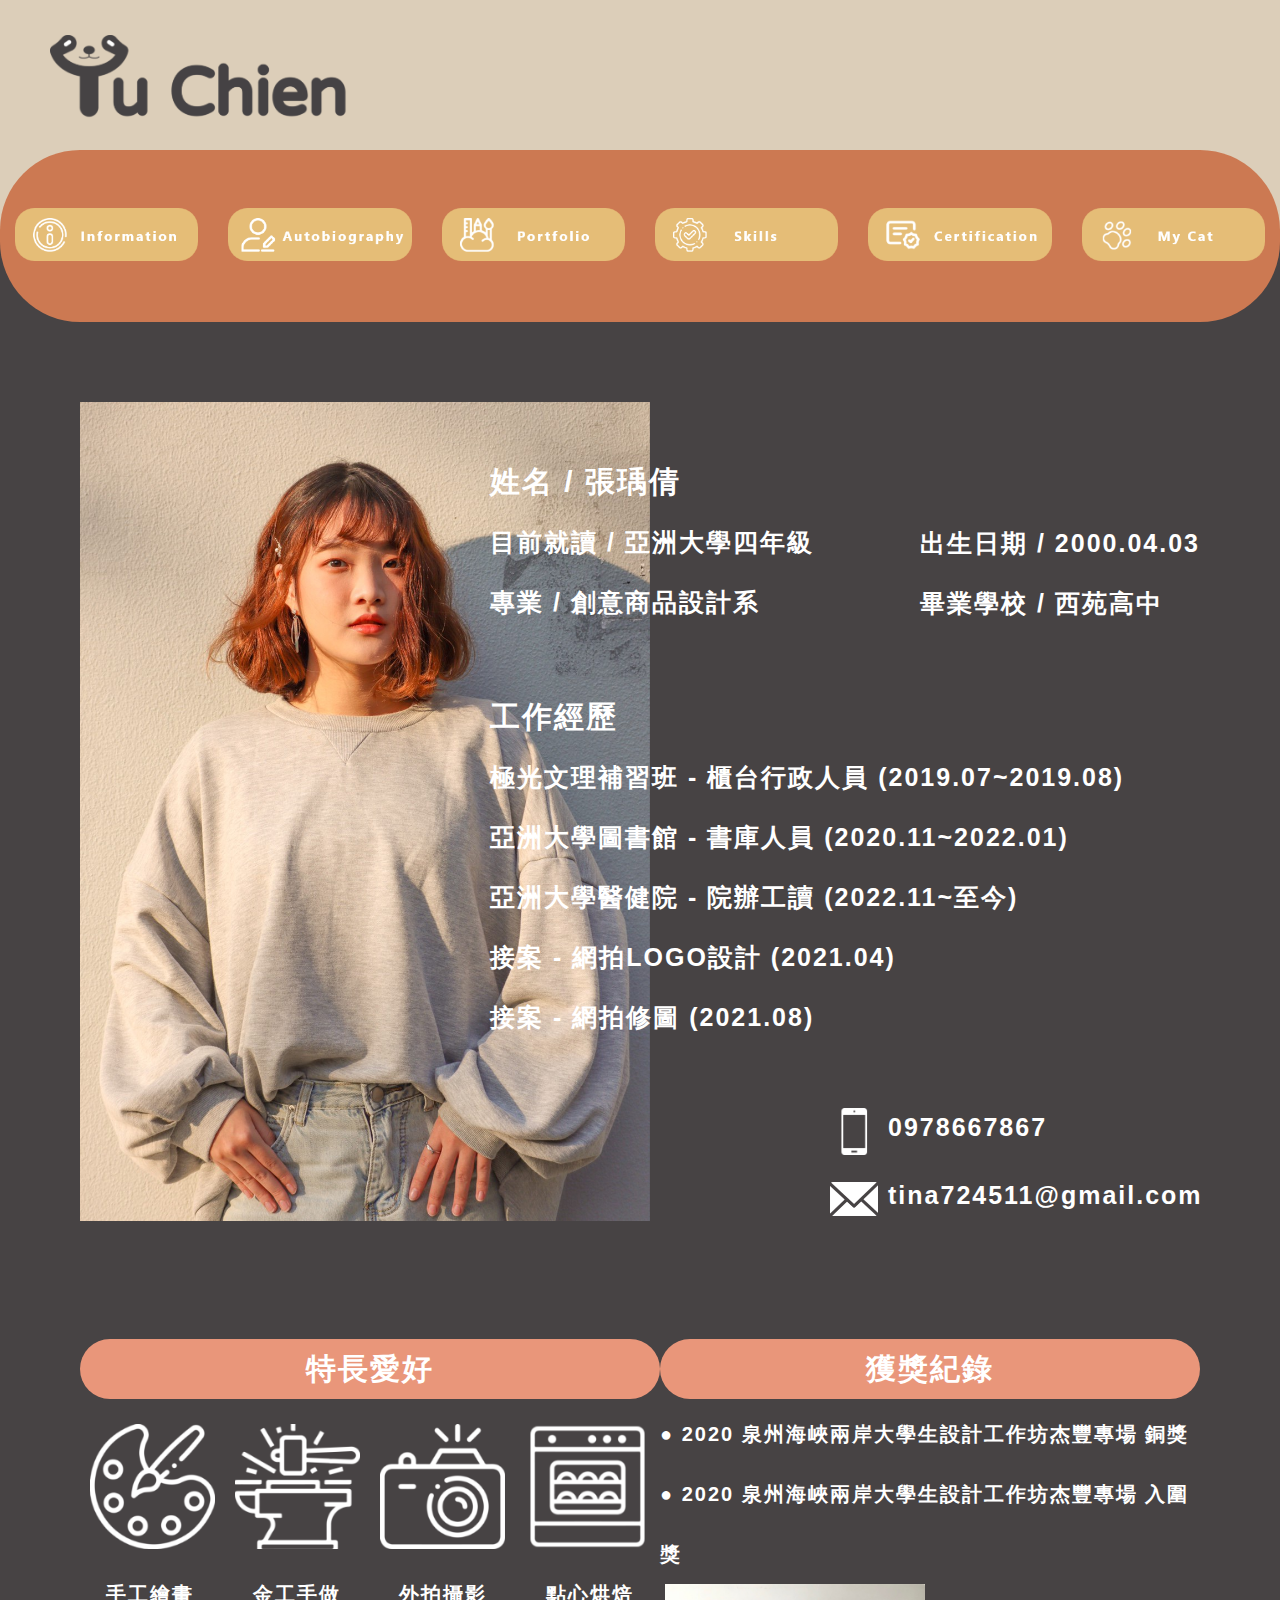
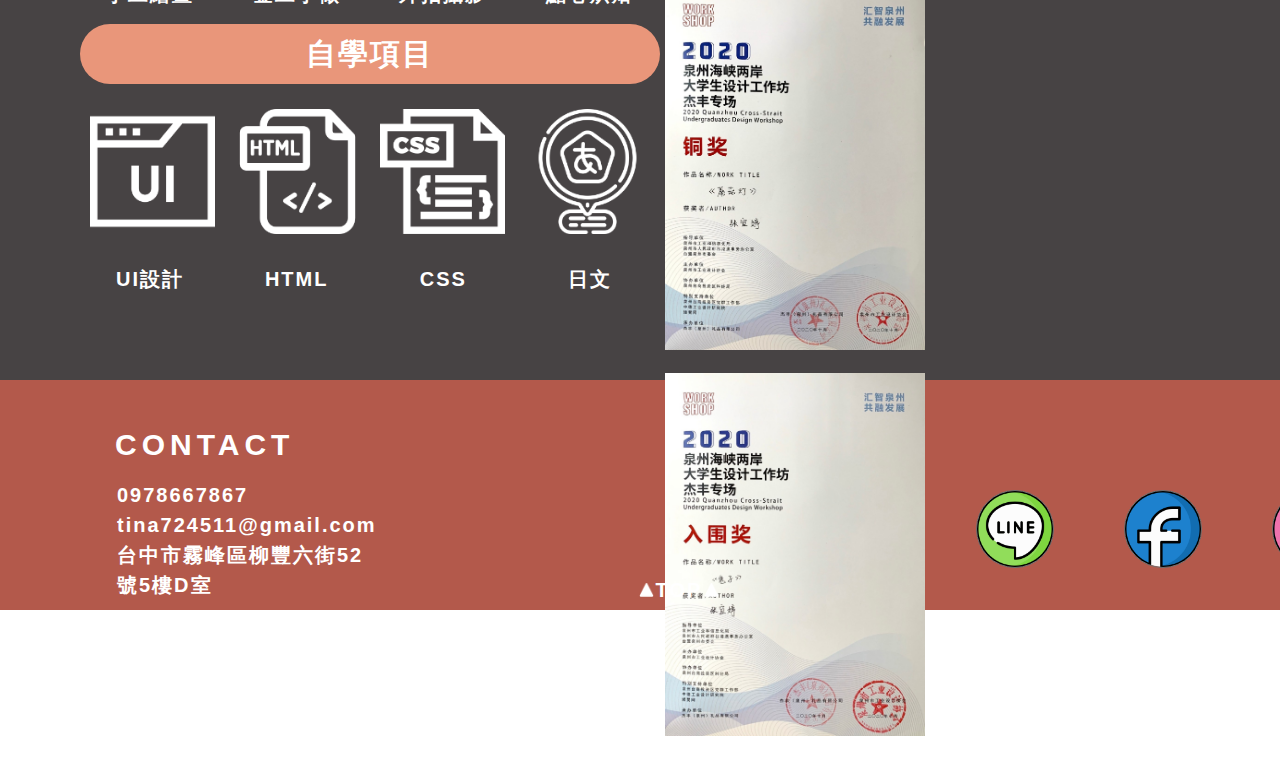
<file: index.html>
<!DOCTYPE html>
<html lang="en">
<head>
    <meta charset="UTF-8">
    <meta http-equiv="X-UA-Compatible" content="IE=edge">
    <meta name="viewport" content="width=device-width, initial-scale=1.0">

    <title>YU-Chien</title>
<link rel="stylesheet" href="reset.css">
<link rel="stylesheet" href="作品集style.css">
<style>

.myself{
    display: flex;
    margin: 80px 80px;
}


.information{
    display: flex;
    margin: 50px 0px 0 0px ;
    position: absolute;
    right: 80px;
    
}


.information p{
    font-size: 25px;
    font-weight:bold;
    letter-spacing: 2px;
    color: #FFFFFF;
    font-family: sans-serif;
    }



.contact1{
    
    margin: 0 30px 0 0;
    width: 400px;}


    .contact1 h1{
        font-size: 30px;
        font-weight:bold;
        letter-spacing: 2px;
        line-height: 60px;
        color: #FFFFFF;
        font-family: sans-serif;
    
        }



.contact1 p{
    line-height: 60px;
}


.work{
    padding: 55px 0 0 0;
    width: 700px;
    
}


.work h2{
    font-size: 30px;
    font-weight:bold;
    letter-spacing: 2px;
    line-height: 60px;
    color: #FFFFFF;
    font-family: sans-serif;  
}


.work p{
    font-size: 25px;
    font-weight:bold;
    letter-spacing: 2px;
    line-height: 60px;
    color: #FFFFFF;
    font-family: sans-serif;
    }


.contact2{
    line-height: 60px;
    height: 100px;
    margin: 61px 0px 0 0px;
    
    
}

.contact3{
padding: 50px 0 0 0;
position: relative;
left: 330px;
}

.contact3 img{
    padding: 10px;
}



.phone{
    display: flex;
}

.email{
    display: flex;
}




.fa{
    display: flex;
    justify-content: space-between;
    margin: 110px 80px;
}



.favorite{
    font-size: 20px;
    font-weight:bold;
    letter-spacing: 2px;
    line-height: 50px;
    color: #FFFFFF;
    font-family: sans-serif;
   
}

.favorite h1{
    font-size: 30px;
    line-height: 60px;
    text-align: center;
    margin: 5px 0; 
    background-color: darksalmon;
    border-radius: 50px;
}



.pic{
    display: flex;
justify-content: space-between;
}


.pic img{
padding: 20px 10px;
width: 125px;

}



.word{
    display: flex;
justify-content: space-between;

}


.word p{
    width:140px ;
    height: 50px;
    text-align: center;

}


.award{
    font-size: 20px;
    font-weight:bold;
    letter-spacing: 2px;
    line-height: 60px;
    color: #FFFFFF;
    font-family: sans-serif;  
}

.award h1{
    font-size: 30px;
    text-align: center; 
    margin: 5px 0;  
    background-color: rgb(233, 150, 122);
    border-radius: 50px
}

.award img{
    width: 260px;
    padding: 0 5px;
}








</style>

   
</head>
<body>

<div class="Hbackground">
<header>

<div class="logo">
    <img src="導出/YU Chien3.png" alt="logo">
</div>  

</header>

<div class="menu">
        
    <li>
    
      <a href="index.html"><img src="導出/组件 -5.png" alt="Information"></a>
    
      <a href="作品集-自傳.html"><img src="導出/组件 -4.png" alt="Autobiography"></a>
      
      <a href="作品集-作品.html"><img src="導出/组件 -3.png" alt="Portfolio"></a>
      
      <a href="作品集-技能.html"><img src="導出/组件 -2.png" alt="Skills"></a>
      
      <a href="作品集-證照.html"><img src="導出/组件 -1.png" alt="Certification"></a>

      <a href="作品集-阿吉.html"><img src="導出/组件 2 – 1.png" alt="cat"></a>
    
    </li>
    
    
    
</div>
<div class="myself">

<div class="picture">
    <img src="導出/S__21872649.png" alt="個人照">
</div>

<div class="information">
<div class="contact1">
    <h1>
        姓名 / 張瑀倩
        </h1>
        
        <p>
        目前就讀 / 亞洲大學四年級<br>
        專業 / 創意商品設計系
        <div class="work">
            <h2>工作經歷<br></h2>
            <p>     
            極光文理補習班 - 櫃台行政人員  (2019.07~2019.08)<br>
            亞洲大學圖書館 - 書庫人員  (2020.11~2022.01)<br>
            亞洲大學醫健院 - 院辦工讀  (2022.11~至今)<br>
            接案 - 網拍LOGO設計  (2021.04)<br>
            接案 - 網拍修圖  (2021.08)
            </div>
            </p>
        </p>

<div class="contact3">

<div class="phone">
<img src="導出/smartphone2..png" alt="手機">
<p>0978667867</p>    
</div>    

<div class="email">
<img src="導出/email2.png" alt="emsil">
<p>tina724511@gmail.com</p>    
</div>

</div>



</div>

<div class="contact2">


<p>
出生日期 / 2000.04.03<br>
畢業學校 / 西苑高中
</p>



</div>






</div>





</div>


<div class="fa">




<div class="favorite">
<h1>特長愛好</h1>

<div class="pic">
<img src="導出/2.12.png" alt="畫畫">
<img src="導出/metalworking2.png" alt="金工">
<img src="導出/camera2.png" alt="外拍">
<img src="導出/oven2.png" alt="烘焙">
</div>

<div class="word">
<p>手工繪畫</p>
<p>金工手做</p>
<p>外拍攝影</p>
<p>點心烘焙</p>
</div>

<h1>自學項目</h1>

<div class="pic">
    <img src="導出/ui.png" alt="UI設計">
    <img src="導出/html.png" alt="HTML">
    <img src="導出/css.png" alt="CSS">
    <img src="導出/japanese.png" alt="日文">
    </div>

    <div class="word">
        <p>UI設計</p>
        <p>HTML</p>
        <p>CSS</p>
        <p>日文</p>
        </div>    

</div>

<div class="award">

<h1>獲獎紀錄</h1>
<p>● 2020 泉州海峽兩岸大學生設計工作坊杰豐專場 銅獎</p>
<p>● 2020 泉州海峽兩岸大學生設計工作坊杰豐專場 入圍獎</p>    
<img src="導出/銅獎.jpg" alt="銅獎">
<img src="導出/入圍.jpg" alt="入圍">

</div>

</div>

</div>

</div>


</div>

<div class="contact">

<div class="text">
<h1>
CONTACT
</h1>

<p>
0978667867<br>
tina724511@gmail.com<br>
台中市霧峰區柳豐六街52號5樓D室   
</p>
</div>


<div class="top">

    <img src="導出/多边形 3.png" alt="三角形">    
    <a href="#" class="back-to-top">TOP</a>
    <img src="導出/多边形 3.png" alt="三角形">
    </div>
      


<div class="box1">

    <a href="https://line.me/ti/p/npWOjpAXvO"><img src="導出/line.png" alt="line"></a>
<a href="https://www.facebook.com/profile.php?id=100008114972683"><img src="導出/facebook.png" alt="facebook"></a>
<a href="https://www.instagram.com/tina724511/"><img src="導出/instagram.png" alt="instagram"></a>

</div>





</div>

 












</body>
</html>
</file>
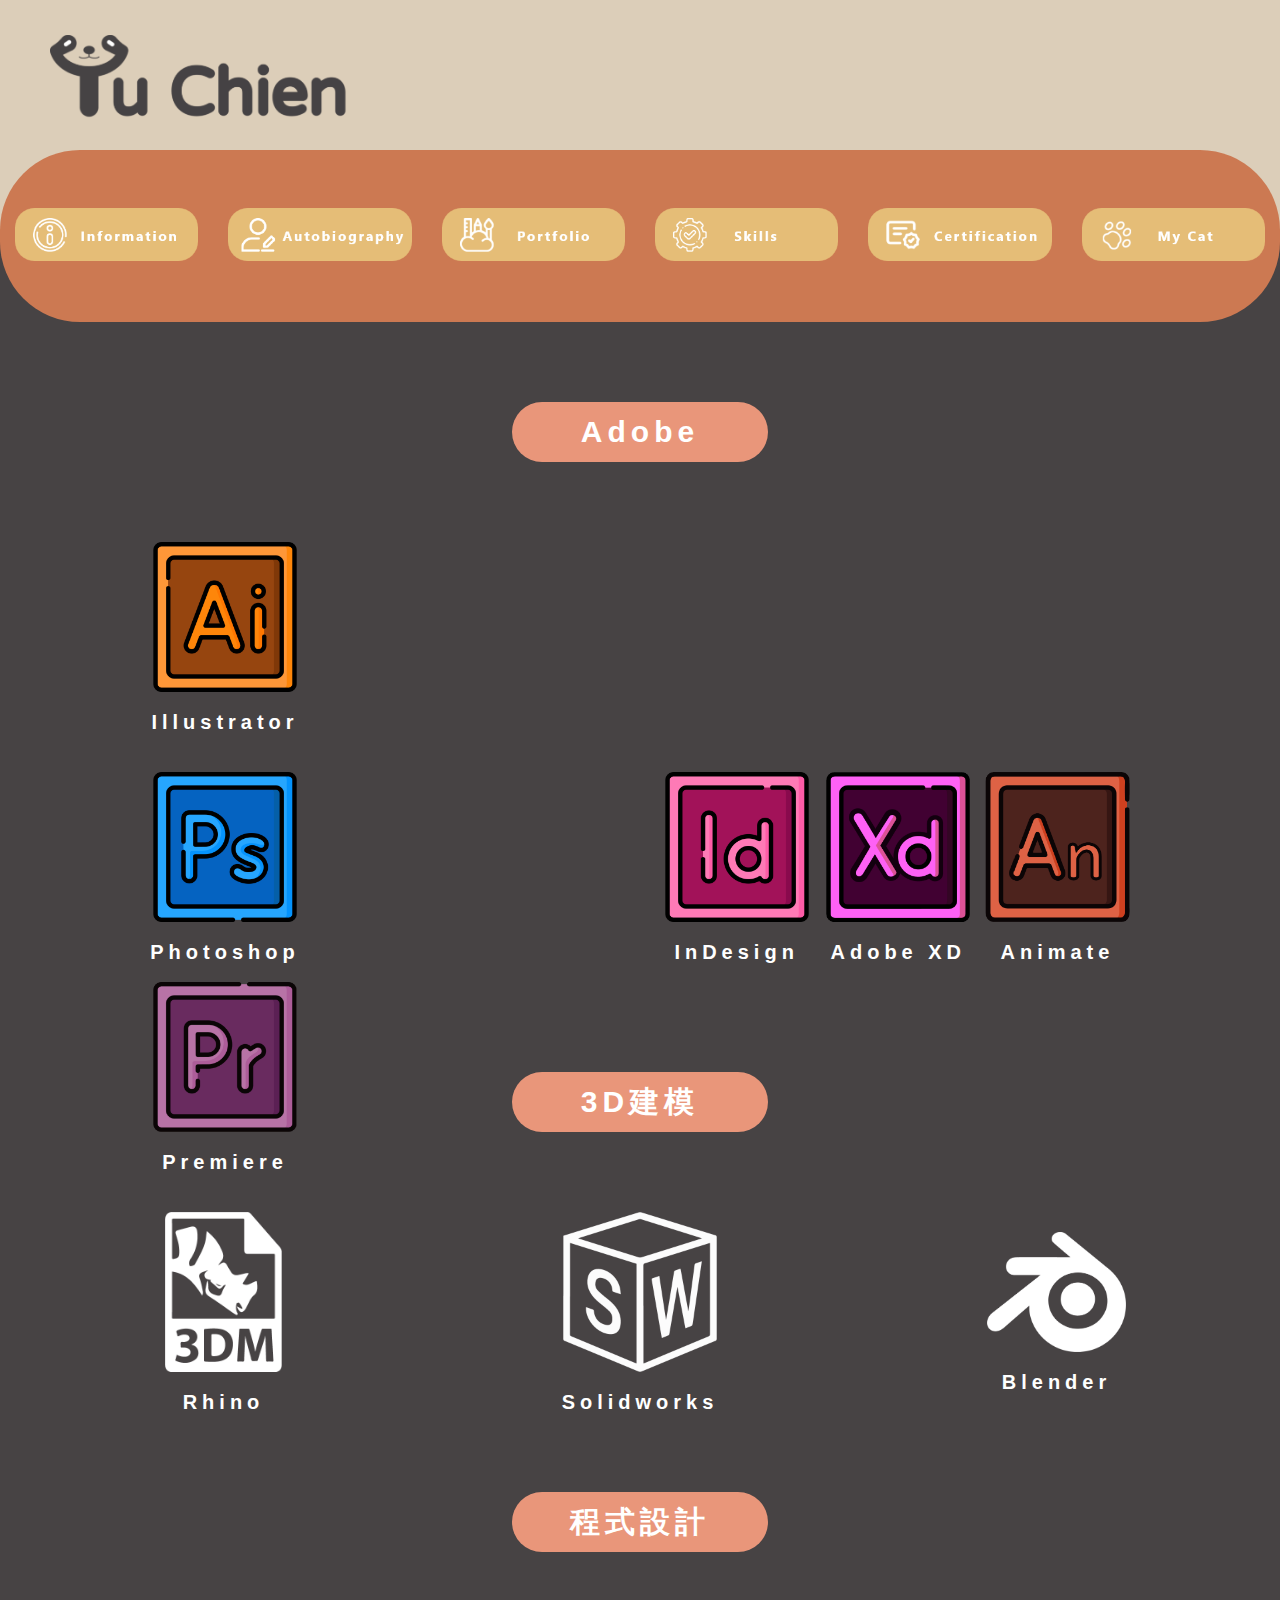
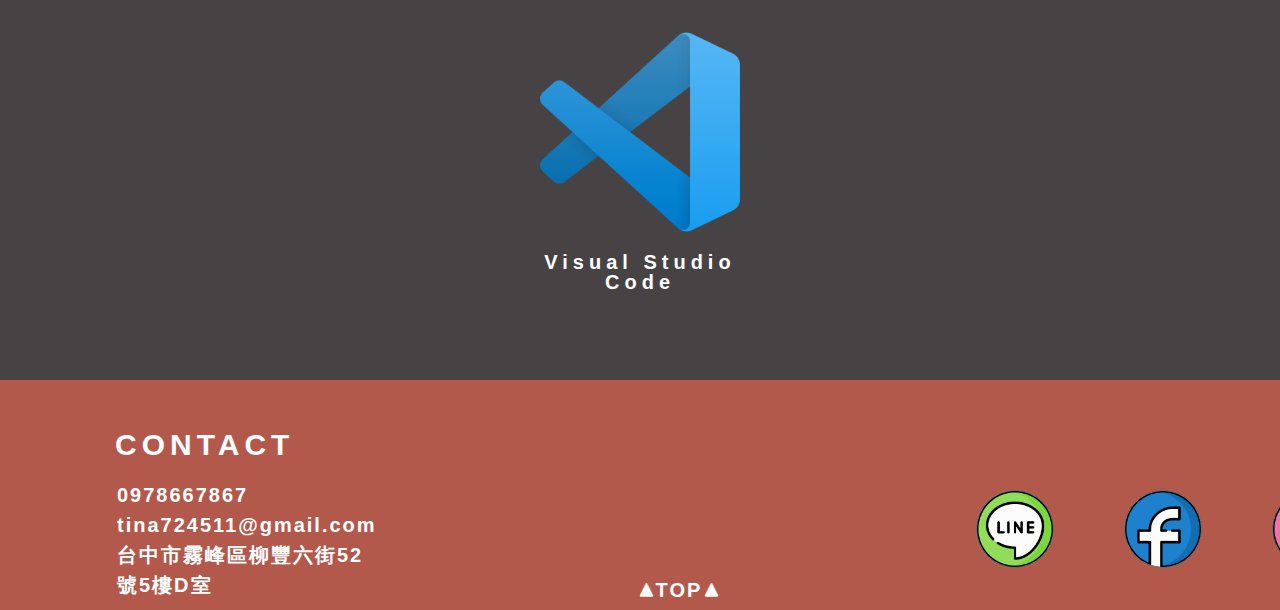
<file: 作品集-技能.html>
<!DOCTYPE html>
<html lang="en">
<head>
    <meta charset="UTF-8">
    <meta http-equiv="X-UA-Compatible" content="IE=edge">
    <meta name="viewport" content="width=device-width, initial-scale=1.0">
    <title>YU-Chien</title>
    <link rel="stylesheet" href="reset.css">
    <link rel="stylesheet" href="作品集style.css">


<style>

h2{color: #FFFFFF;
    font-family: sans-serif;
    font-size: 30px;
    font-weight:bold;
    letter-spacing: 5px;
    text-align: center;
    line-height: 60px;
    background-color: rgb(233, 150, 122);
    border-radius: 50px;
    width: 20%;
    margin: 80px auto 80px;

}



.adobe{
height: 450pX;
margin: 0 150px;
display: flex;
flex-wrap: wrap;
justify-content: space-between;
}



.adobe img{
height: 150px;
}




.adobe p{
    color: #FFFFFF;
    font-family: sans-serif;
    font-size: 20px;
    font-weight:bold;
    letter-spacing: 5px;
    text-align: center;
    margin: 20px 0 ;
}    


.llustrator{
    margin: 0 350px 20px 0;
    display: flex;
    flex-direction: column;
    align-items: center;


}

.photoshop{
    margin: 0 350px 0px 0;
    display: flex;
    flex-direction: column;
    align-items: center;  
    
}


.InDesign{
    
    display: flex;
    flex-direction: column;
    align-items: center;  
    
}

.adobeXD{
    
    display: flex;
    flex-direction: column;
    align-items: center;  
    
}



.Animate{
    
    display: flex;
    flex-direction: column;
    align-items: center;  
    
}



.Premiere{
    
    display: flex;
    flex-direction: column;
    align-items: center; 
    
}












.D3{

height: 200pX;
margin: 0 150px;
display: flex;
justify-content: space-between;


}


.D3 img{
height: 80%;
}


.D3 p{
    color: #FFFFFF;
    font-family: sans-serif;
    font-size: 20px;
    font-weight:bold;
    letter-spacing: 5px;
    text-align: center;
    margin: 20px;
    
}    


.Rhino{
    width: 15%;
    display: flex;
    flex-direction: column;
    align-items: center;
}


.solidworks{
    width: 15%;
    display: flex;
    flex-direction: column;
    align-items: center;
   
}

.blender{
    width: 15%;
    display: flex;
    flex-direction: column;
    align-items: center;
    
}

.blender img{
width: 95%;   
margin: 20px 0 0 0;
}




.vs{
height: 200pX;
display: flex;
justify-content: center;

}


.vsc{
    width: 15%;
    display: flex;
    flex-direction: column;
    align-items: center;
    
}




.vs img{
height: 200px;

}



.vs p{
    color: #FFFFFF;
    font-family: sans-serif;
    font-size: 20px;
    font-weight:bold;
    letter-spacing: 5px;
    text-align: center;
    margin: 20px 0 ;
}    








</style>
</head>

<body>
   
<div class="Hbackground">
        <header>
        
        <div class="logo">
            <img src="導出/YU Chien3.png" alt="logo">
        </div>  
        
        </header>
        
        <div class="menu">
        
            <li>
            
              <a href="index.html"><img src="導出/组件 -5.png" alt="Information"></a>
            
              <a href="作品集-自傳.html"><img src="導出/组件 -4.png" alt="Autobiography"></a>
              
              <a href="作品集-作品.html"><img src="導出/组件 -3.png" alt="Portfolio"></a>
              
              <a href="作品集-技能.html"><img src="導出/组件 -2.png" alt="Skills"></a>
              
              <a href="作品集-證照.html"><img src="導出/组件 -1.png" alt="Certification"></a>
    
              <a href="作品集-阿吉.html"><img src="導出/组件 2 – 1.png" alt="cat"></a>
            
            </li>
            
            
            
        </div>

    <div class="skill">


        <h2>Adobe</h2>

        <div class="adobe">

          <div class="llustrator">
        
            <img src="導出/adobe-illustrator (1).png" alt="AI">
  
            <p>Illustrator</p>
        
            </div>


          <div class="photoshop">
            <img src="導出/adobe-photoshop (1).png" alt="PS">

            <p>Photoshop</p>

         </div>


         <div class="InDesign">
             <img src="導出/adobe-indesign.png"      alt="ID">
     
             <p>InDesign</p>
     
          </div>


 
          <div class="adobeXD">
             <img src="導出/adobe-XD-01.png" alt="XD">

             <p>Adobe XD</p>

          </div>



           <div class="Animate">
            <img src="導出/Animate.png" alt="An">

            <p>Animate</p>

           </div>



           <div class="Premiere">
            <img src="導出/Pr.png" alt="Pr">

            <p>Premiere</p>

           </div>








        </div>









       <h2>3D建模</h2>

        <div class="D3">
        
            <div class="Rhino">
              
                <img src="導出/3dm-file-format.png" alt="rhino">
               
              <p>Rhino</p>
            
            </div>



            <div class="solidworks">
           
             <img src="導出/solidworks.png" alt="solidworks">
             <p>Solidworks</p>
          
            </div>
           
        
            <div class="blender">

                <img src="導出/png-clipart-computer-icons-blender-logo-blender-miscellaneous-3d-computer-graphics.png" alt="blender">

                 <p>Blender</p>

              </div>

         
        </div>



        <h2>程式設計</h2>

        <div class="vs">


            <div class="vsc">
              
                <img src="導出/Visual_Studio_Code_1.35_icon.svg.png" alt="VScode">
               
              <p>Visual Studio Code</p>
            
            </div>




        </div>














    </div>

    
</div>











        



<div class="contact">

    <div class="text">
    <h1>
    CONTACT
    </h1>
    
    <p>
    0978667867<br>
    tina724511@gmail.com<br>
    台中市霧峰區柳豐六街52號5樓D室   
    </p>
    </div>
    
    
    <div class="top">
    
        <img src="導出/多边形 3.png" alt="三角形">    
        <a href="#" class="back-to-top">TOP</a>
        <img src="導出/多边形 3.png" alt="三角形">
        </div>
          
    
    
    <div class="box1">
    
        <a href="https://line.me/ti/p/npWOjpAXvO"><img src="導出/line.png" alt="line"></a>
    <a href="https://www.facebook.com/profile.php?id=100008114972683"><img src="導出/facebook.png" alt="facebook"></a>
    <a href="https://www.instagram.com/tina724511/"><img src="導出/instagram.png" alt="instagram"></a>
    
    </div>
    
    
    
    
    
    </div>
    

</body>
</html>
</file>
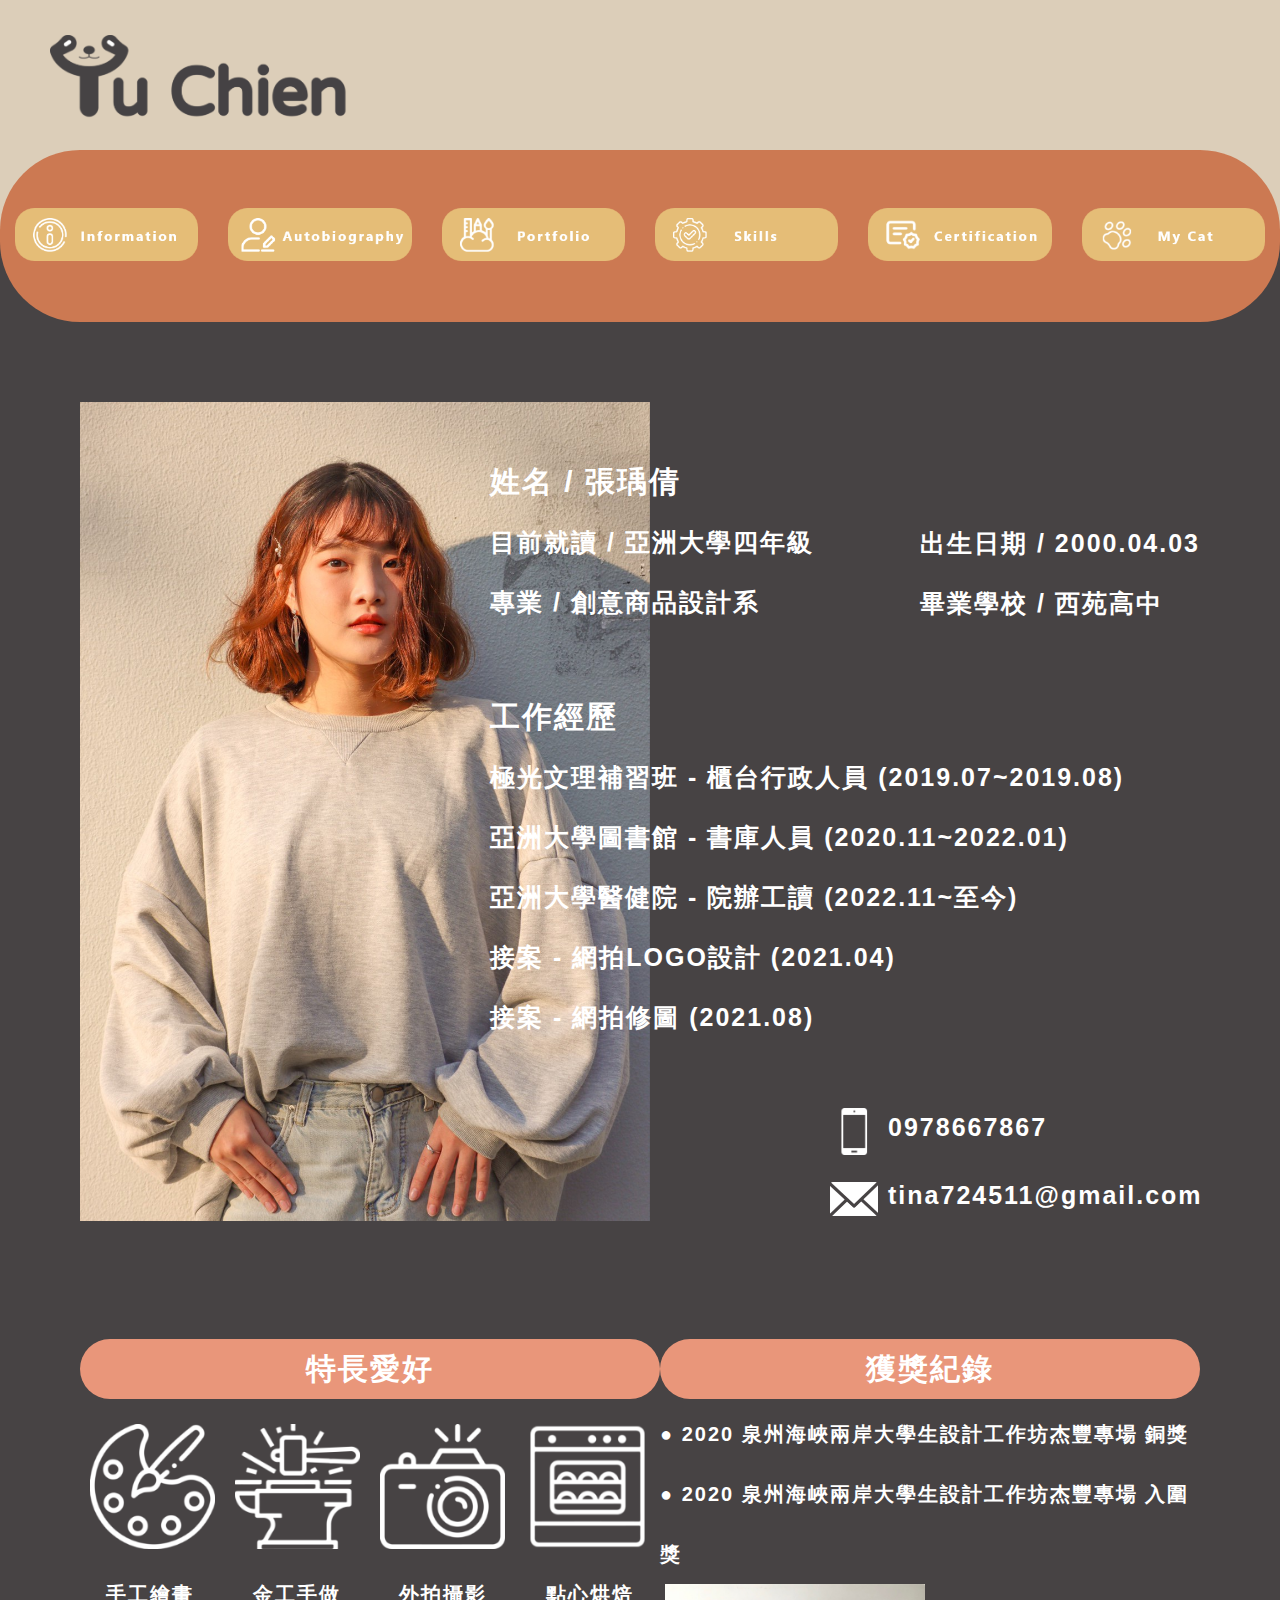
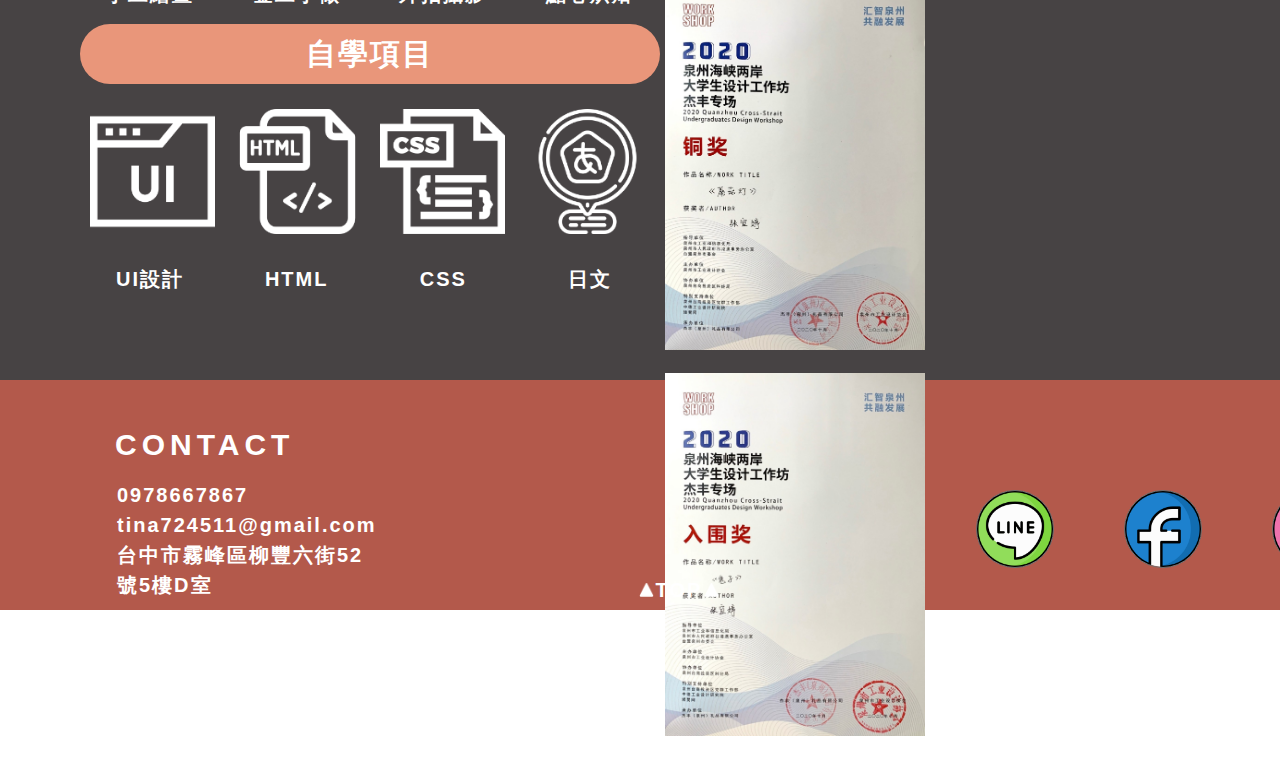
<file: 作品集-簡介.html>
<!DOCTYPE html>
<html lang="en">
<head>
    <meta charset="UTF-8">
    <meta http-equiv="X-UA-Compatible" content="IE=edge">
    <meta name="viewport" content="width=device-width, initial-scale=1.0">

    <title>YU-Chien</title>
<link rel="stylesheet" href="reset.css">
<link rel="stylesheet" href="作品集style.css">
<style>

.myself{
    display: flex;
    margin: 80px 80px;
}


.information{
    display: flex;
    margin: 50px 0px 0 0px ;
    position: absolute;
    right: 80px;
    
}


.information p{
    font-size: 25px;
    font-weight:bold;
    letter-spacing: 2px;
    color: #FFFFFF;
    font-family: sans-serif;
    }



.contact1{
    
    margin: 0 30px 0 0;
    width: 400px;}


    .contact1 h1{
        font-size: 30px;
        font-weight:bold;
        letter-spacing: 2px;
        line-height: 60px;
        color: #FFFFFF;
        font-family: sans-serif;
    
        }



.contact1 p{
    line-height: 60px;
}


.work{
    padding: 55px 0 0 0;
    width: 700px;
    
}


.work h2{
    font-size: 30px;
    font-weight:bold;
    letter-spacing: 2px;
    line-height: 60px;
    color: #FFFFFF;
    font-family: sans-serif;  
}


.work p{
    font-size: 25px;
    font-weight:bold;
    letter-spacing: 2px;
    line-height: 60px;
    color: #FFFFFF;
    font-family: sans-serif;
    }


.contact2{
    line-height: 60px;
    height: 100px;
    margin: 61px 0px 0 0px;
    
    
}

.contact3{
padding: 50px 0 0 0;
position: relative;
left: 330px;
}

.contact3 img{
    padding: 10px;
}



.phone{
    display: flex;
}

.email{
    display: flex;
}




.fa{
    display: flex;
    justify-content: space-between;
    margin: 110px 80px;
}



.favorite{
    font-size: 20px;
    font-weight:bold;
    letter-spacing: 2px;
    line-height: 50px;
    color: #FFFFFF;
    font-family: sans-serif;
   
}

.favorite h1{
    font-size: 30px;
    line-height: 60px;
    text-align: center;
    margin: 5px 0; 
    background-color: darksalmon;
    border-radius: 50px;
}



.pic{
    display: flex;
justify-content: space-between;
}


.pic img{
padding: 20px 10px;
width: 125px;

}



.word{
    display: flex;
justify-content: space-between;

}


.word p{
    width:140px ;
    height: 50px;
    text-align: center;

}


.award{
    font-size: 20px;
    font-weight:bold;
    letter-spacing: 2px;
    line-height: 60px;
    color: #FFFFFF;
    font-family: sans-serif;  
}

.award h1{
    font-size: 30px;
    text-align: center; 
    margin: 5px 0;  
    background-color: rgb(233, 150, 122);
    border-radius: 50px
}

.award img{
    width: 260px;
    padding: 0 5px;
}








</style>

   
</head>
<body>

<div class="Hbackground">
<header>

<div class="logo">
    <img src="導出/YU Chien3.png" alt="logo">
</div>  

</header>

<div class="menu">
        
    <li>
    
      <a href="作品集.html"><img src="導出/组件 -5.png" alt="Information"></a>
    
      <a href="作品集-自傳.html"><img src="導出/组件 -4.png" alt="Autobiography"></a>
      
      <a href="作品集-作品.html"><img src="導出/组件 -3.png" alt="Portfolio"></a>
      
      <a href="作品集-技能.html"><img src="導出/组件 -2.png" alt="Skills"></a>
      
      <a href="作品集-證照.html"><img src="導出/组件 -1.png" alt="Certification"></a>

      <a href="作品集-阿吉.html"><img src="導出/组件 2 – 1.png" alt="cat"></a>
    
    </li>
    
    
    
</div>
<div class="myself">

<div class="picture">
    <img src="導出/S__21872649.png" alt="個人照">
</div>

<div class="information">
<div class="contact1">
    <h1>
        姓名 / 張瑀倩
        </h1>
        
        <p>
        目前就讀 / 亞洲大學四年級<br>
        專業 / 創意商品設計系
        <div class="work">
            <h2>工作經歷<br></h2>
            <p>     
            極光文理補習班 - 櫃台行政人員  (2019.07~2019.08)<br>
            亞洲大學圖書館 - 書庫人員  (2020.11~2022.01)<br>
            亞洲大學醫健院 - 院辦工讀  (2022.11~至今)<br>
            接案 - 網拍LOGO設計  (2021.04)<br>
            接案 - 網拍修圖  (2021.08)
            </div>
            </p>
        </p>

<div class="contact3">

<div class="phone">
<img src="導出/smartphone2..png" alt="手機">
<p>0978667867</p>    
</div>    

<div class="email">
<img src="導出/email2.png" alt="emsil">
<p>tina724511@gmail.com</p>    
</div>

</div>



</div>

<div class="contact2">


<p>
出生日期 / 2000.04.03<br>
畢業學校 / 西苑高中
</p>



</div>






</div>





</div>


<div class="fa">




<div class="favorite">
<h1>特長愛好</h1>

<div class="pic">
<img src="導出/2.12.png" alt="畫畫">
<img src="導出/metalworking2.png" alt="金工">
<img src="導出/camera2.png" alt="外拍">
<img src="導出/oven2.png" alt="烘焙">
</div>

<div class="word">
<p>手工繪畫</p>
<p>金工手做</p>
<p>外拍攝影</p>
<p>點心烘焙</p>
</div>

<h1>自學項目</h1>

<div class="pic">
    <img src="導出/ui.png" alt="UI設計">
    <img src="導出/html.png" alt="HTML">
    <img src="導出/css.png" alt="CSS">
    <img src="導出/japanese.png" alt="日文">
    </div>

    <div class="word">
        <p>UI設計</p>
        <p>HTML</p>
        <p>CSS</p>
        <p>日文</p>
        </div>    

</div>

<div class="award">

<h1>獲獎紀錄</h1>
<p>● 2020 泉州海峽兩岸大學生設計工作坊杰豐專場 銅獎</p>
<p>● 2020 泉州海峽兩岸大學生設計工作坊杰豐專場 入圍獎</p>    
<img src="導出/銅獎.jpg" alt="銅獎">
<img src="導出/入圍.jpg" alt="入圍">

</div>

</div>

</div>

</div>


</div>

<div class="contact">

<div class="text">
<h1>
CONTACT
</h1>

<p>
0978667867<br>
tina724511@gmail.com<br>
台中市霧峰區柳豐六街52號5樓D室   
</p>
</div>


<div class="top">

    <img src="導出/多边形 3.png" alt="三角形">    
    <a href="#" class="back-to-top">TOP</a>
    <img src="導出/多边形 3.png" alt="三角形">
    </div>
      


<div class="box1">

    <a href="https://line.me/ti/p/npWOjpAXvO"><img src="導出/line.png" alt="line"></a>
<a href="https://www.facebook.com/profile.php?id=100008114972683"><img src="導出/facebook.png" alt="facebook"></a>
<a href="https://www.instagram.com/yu_chien0403/"><img src="導出/instagram.png" alt="instagram"></a>

</div>





</div>

 












</body>
</html>
</file>
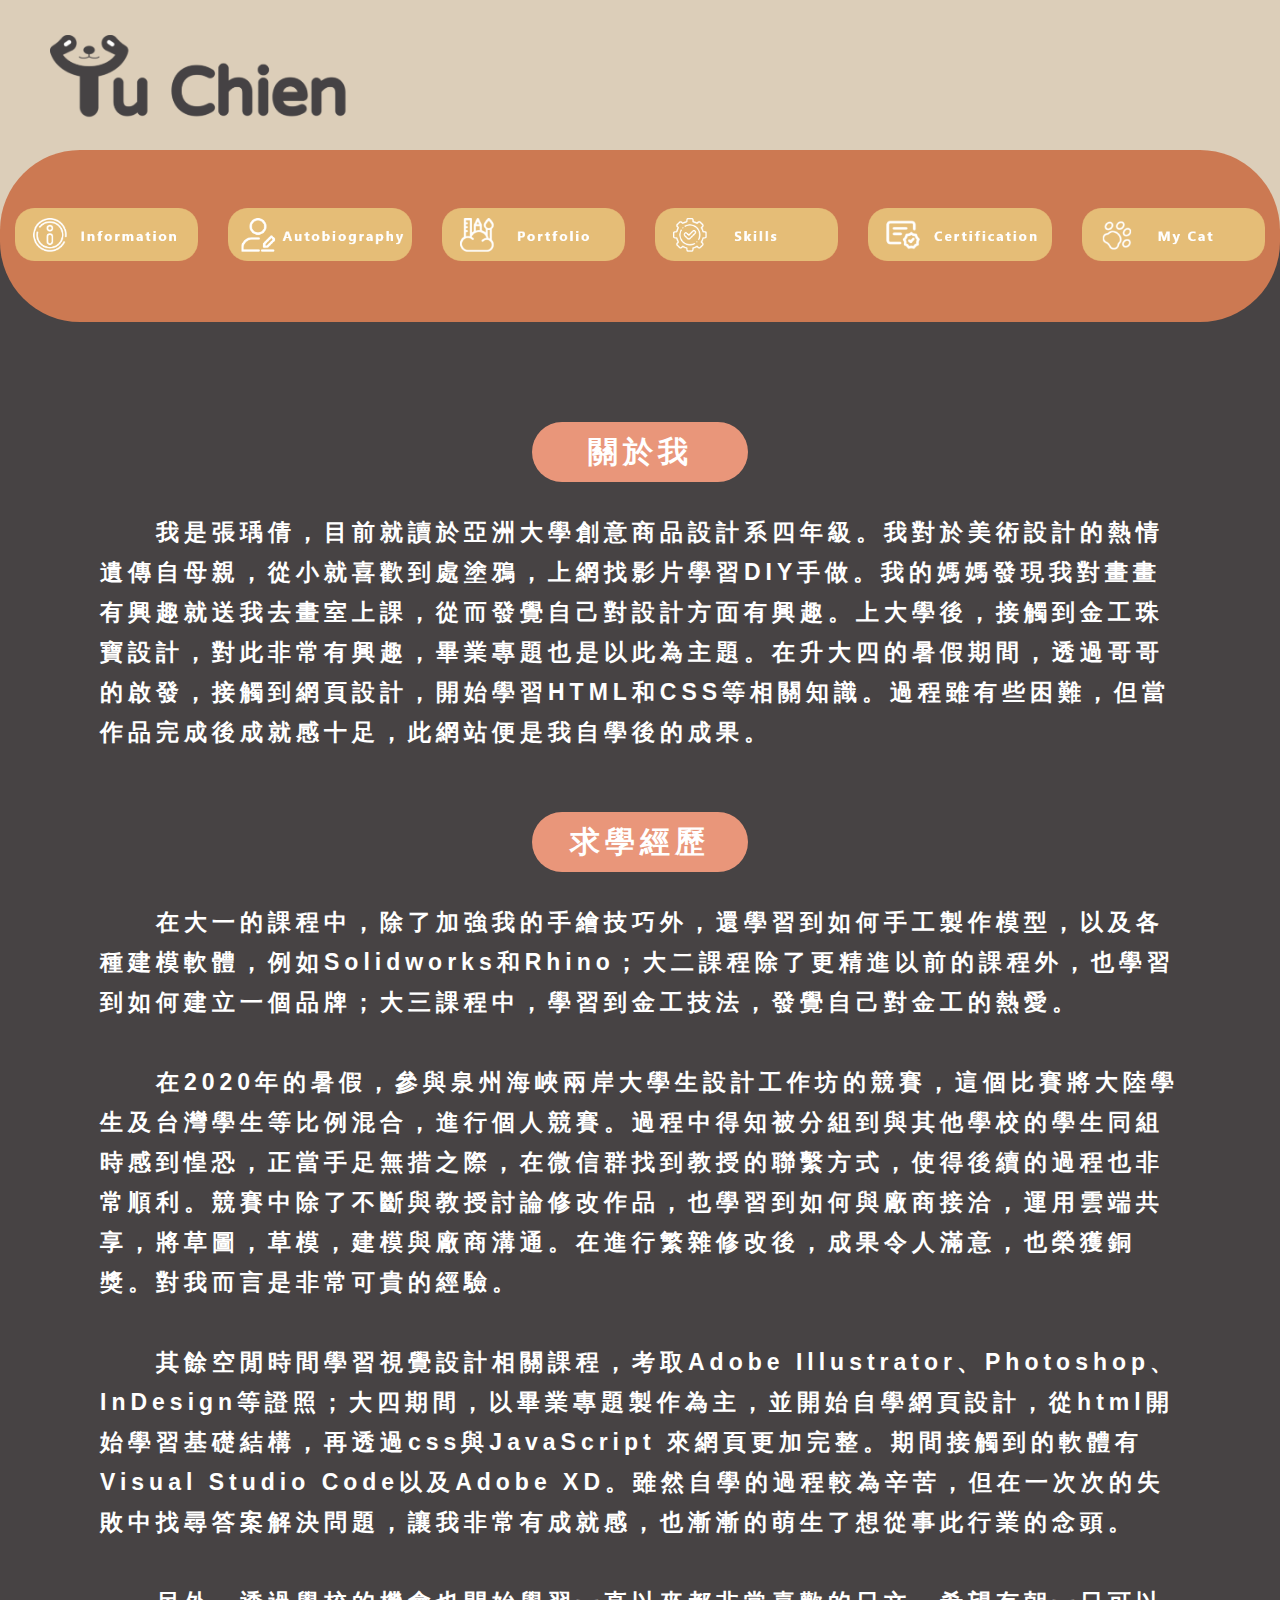
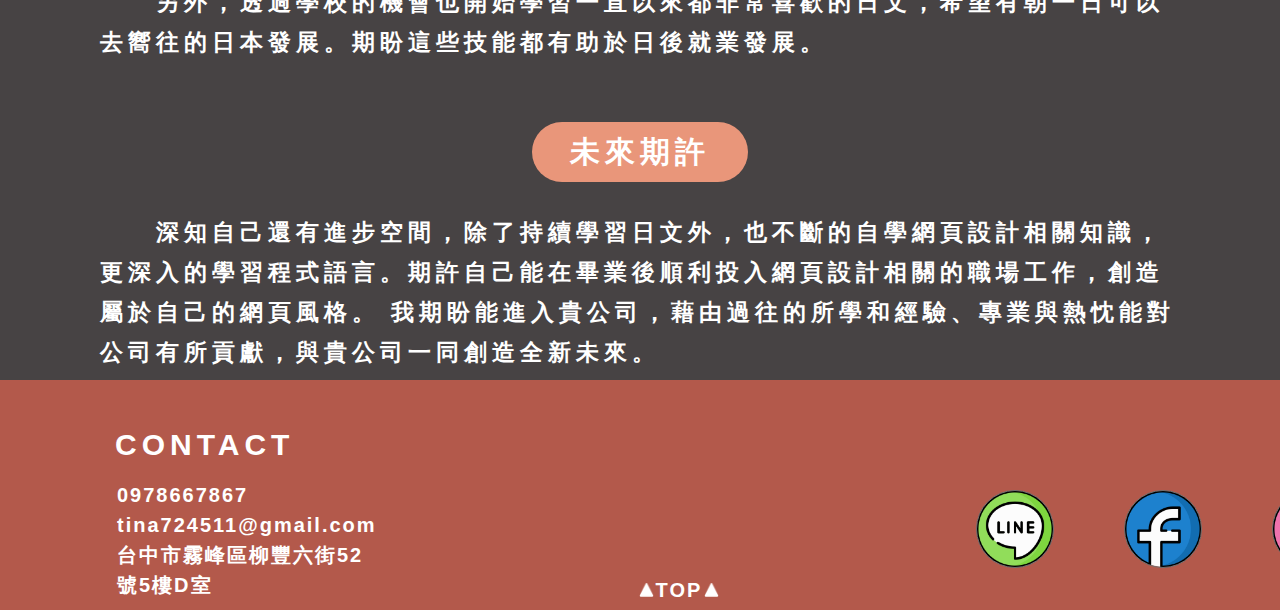
<file: 作品集-自傳.html>
<!DOCTYPE html>
<html lang="en">
<head>
    <meta charset="UTF-8">
    <meta http-equiv="X-UA-Compatible" content="IE=edge">
    <meta name="viewport" content="width=device-width, initial-scale=1.0">
    <title>YU-Chien</title>
    <link rel="stylesheet" href="reset.css">
<link rel="stylesheet" href="作品集style.css">

<style>


.auto{
    margin: 100px;

}




.auto h2{
    color: #FFFFFF;
    font-family: sans-serif;
    font-size: 30px;
    font-weight:bold;
    letter-spacing: 5px;
    line-height: 60px;
    text-align: center;
    width: 20%;
    background-color: rgb(233, 150, 122);
    border-radius: 50px;
    margin: 0 auto 30px;

}

.auto p{ 
    color: #FFFFFF;
    font-family: sans-serif;
    font-size: 23px;
    font-weight:bold;
    letter-spacing: 5px;
    line-height: 40px;
    margin: 0 0 60px;
}

.auto h3{ 
    color: #FFFFFF;
    font-family: sans-serif;
    font-size: 20px;
    font-weight:bold;
    letter-spacing: 2px;
    line-height: 40px;
    text-align: center;
    margin: 150px 0 0 0 ;
}



</style>    
</head>
<body>
   
    <div class="Hbackground">
        <header>
        
        <div class="logo">
            <img src="導出/YU Chien3.png" alt="logo">
        </div>  
        
        </header>
        
        <div class="menu">
        
            <li>
            
              <a href="index.html"><img src="導出/组件 -5.png" alt="Information"></a>
            
              <a href="作品集-自傳.html"><img src="導出/组件 -4.png" alt="Autobiography"></a>
              
              <a href="作品集-作品.html"><img src="導出/组件 -3.png" alt="Portfolio"></a>
              
              <a href="作品集-技能.html"><img src="導出/组件 -2.png" alt="Skills"></a>
              
              <a href="作品集-證照.html"><img src="導出/组件 -1.png" alt="Certification"></a>
    
              <a href="作品集-阿吉.html"><img src="導出/组件 2 – 1.png" alt="cat"></a>
            
            </li>
            
            
            
        </div>


        <div class="auto">

            <h2>關於我</h2>
            <p>&emsp;&emsp;我是張瑀倩，目前就讀於亞洲大學創意商品設計系四年級。我對於美術設計的熱情遺傳自母親，從小就喜歡到處塗鴉，上網找影片學習DIY手做。我的媽媽發現我對畫畫有興趣就送我去畫室上課，從而發覺自己對設計方面有興趣。上大學後，接觸到金工珠寶設計，對此非常有興趣，畢業專題也是以此為主題。在升大四的暑假期間，透過哥哥的啟發，接觸到網頁設計，開始學習HTML和CSS等相關知識。過程雖有些困難，但當作品完成後成就感十足，此網站便是我自學後的成果。</p>

            <h2>求學經歷</h2>
            <p>
                &emsp;&emsp;在大一的課程中，除了加強我的手繪技巧外，還學習到如何手工製作模型，以及各種建模軟體，例如Solidworks和Rhino；大二課程除了更精進以前的課程外，也學習到如何建立一個品牌；大三課程中，學習到金工技法，發覺自己對金工的熱愛。<br>
                <br>
                &emsp;&emsp;在2020年的暑假，參與泉州海峽兩岸大學生設計工作坊的競賽，這個比賽將大陸學生及台灣學生等比例混合，進行個人競賽。過程中得知被分組到與其他學校的學生同組時感到惶恐，正當手足無措之際，在微信群找到教授的聯繫方式，使得後續的過程也非常順利。競賽中除了不斷與教授討論修改作品，也學習到如何與廠商接洽，運用雲端共享，將草圖，草模，建模與廠商溝通。在進行繁雜修改後，成果令人滿意，也榮獲銅獎。對我而言是非常可貴的經驗。<br>
                <br>
                &emsp;&emsp;其餘空閒時間學習視覺設計相關課程，考取Adobe Illustrator、Photoshop、InDesign等證照；大四期間，以畢業專題製作為主，並開始自學網頁設計，從html開始學習基礎結構，再透過css與JavaScript 來網頁更加完整。期間接觸到的軟體有Visual Studio Code以及Adobe XD。雖然自學的過程較為辛苦，但在一次次的失敗中找尋答案解決問題，讓我非常有成就感，也漸漸的萌生了想從事此行業的念頭。<br>
                <br>
                &emsp;&emsp;另外，透過學校的機會也開始學習一直以來都非常喜歡的日文，希望有朝一日可以去嚮往的日本發展。期盼這些技能都有助於日後就業發展。
            </p>
            
            
            
            <h2>未來期許</h2>
            <p>
                &emsp;&emsp;深知自己還有進步空間，除了持續學習日文外，也不斷的自學網頁設計相關知識，更深入的學習程式語言。期許自己能在畢業後順利投入網頁設計相關的職場工作，創造屬於自己的網頁風格。 我期盼能進入貴公司，藉由過往的所學和經驗、專業與熱忱能對公司有所貢獻，與貴公司一同創造全新未來。
            </p>      
            
            
            
            
            </div>
            





        </div>


        










        <div class="contact">
        
        <div class="text">
        <h1>
        CONTACT
        </h1>
        
        <p>
        0978667867<br>
        tina724511@gmail.com<br>
        台中市霧峰區柳豐六街52號5樓D室   
        </p>
        </div>
        
        
        <div class="top">
        
            <img src="導出/多边形 3.png" alt="三角形">    
            <a href="#" class="back-to-top">TOP</a>
            <img src="導出/多边形 3.png" alt="三角形">
            </div>
              
        
        
        <div class="box1">
        
            <a href="https://line.me/ti/p/npWOjpAXvO"><img src="導出/line.png" alt="line"></a>
        <a href="https://www.facebook.com/profile.php?id=100008114972683"><img src="導出/facebook.png" alt="facebook"></a>
        <a href="https://www.instagram.com/tina724511/"><img src="導出/instagram.png" alt="instagram"></a>
        
        </div>
        
        
        
        
        
        </div>    







</body>
</html>
</file>
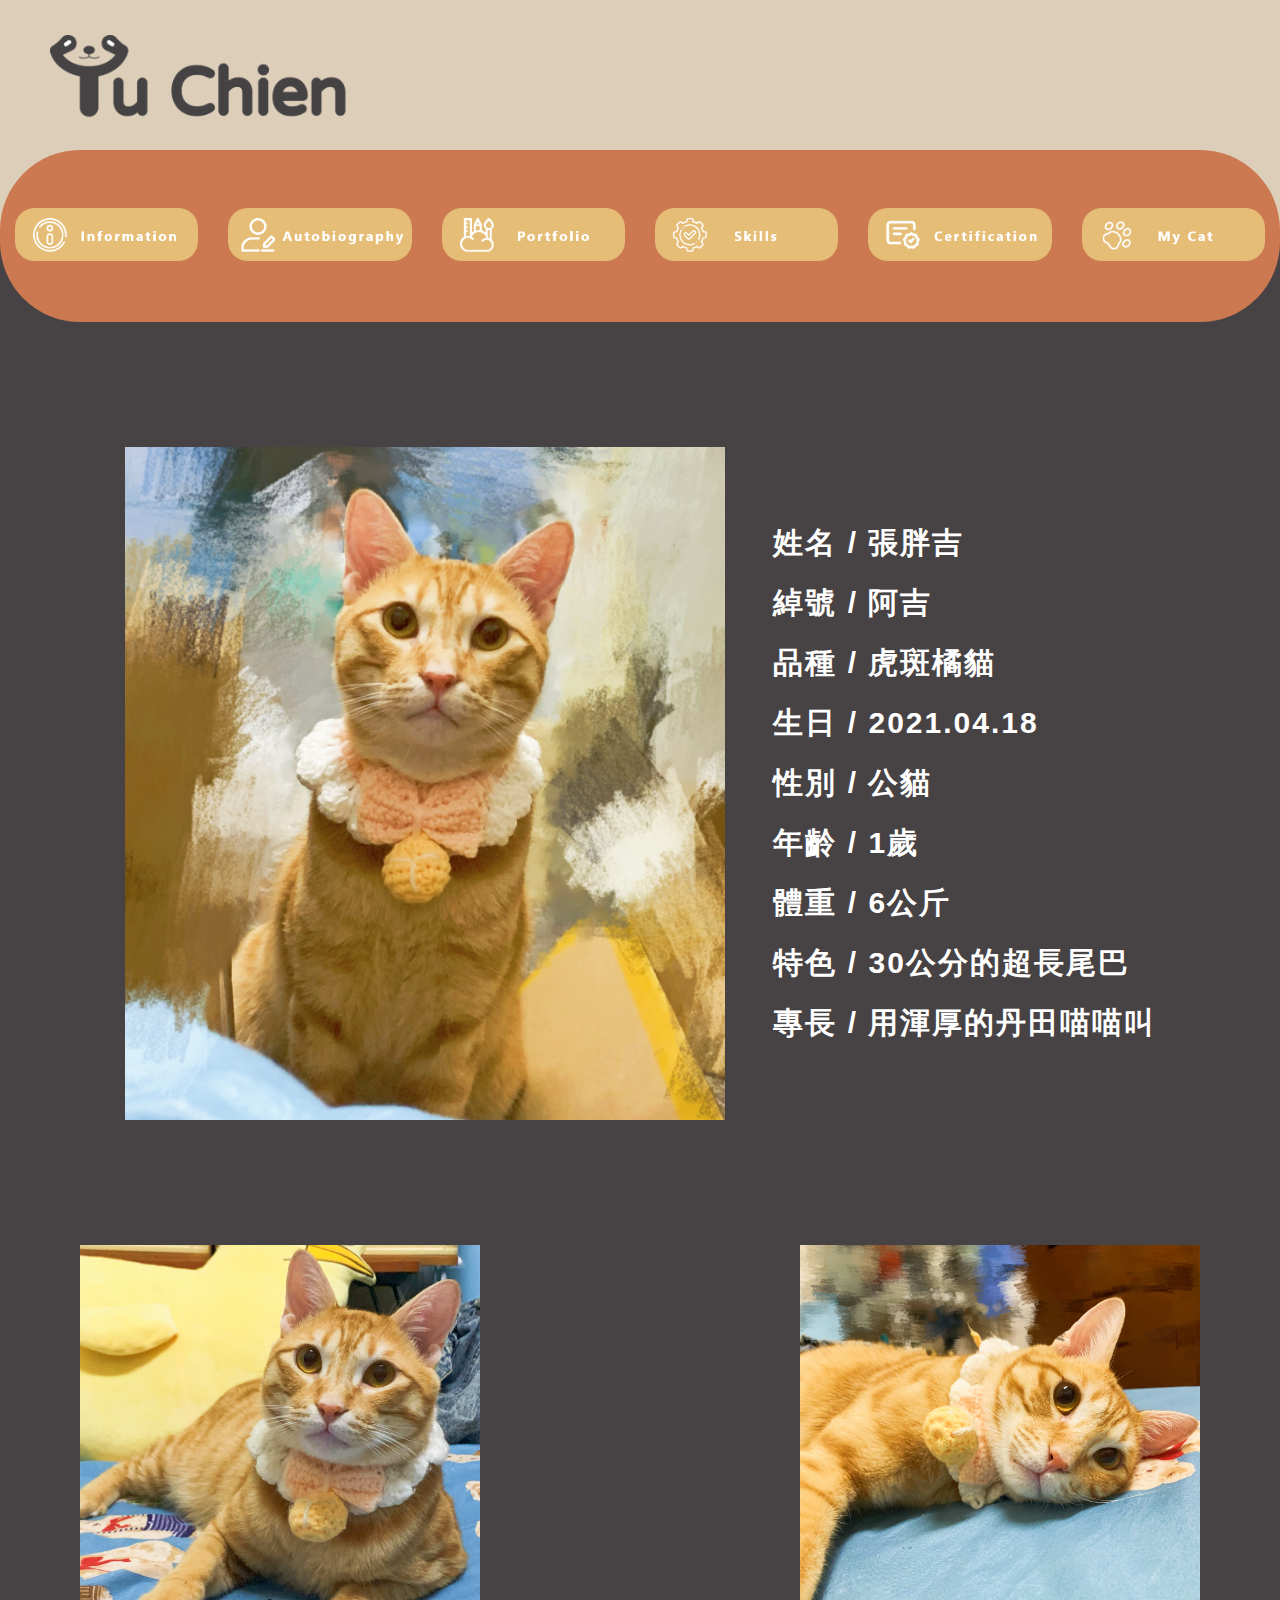
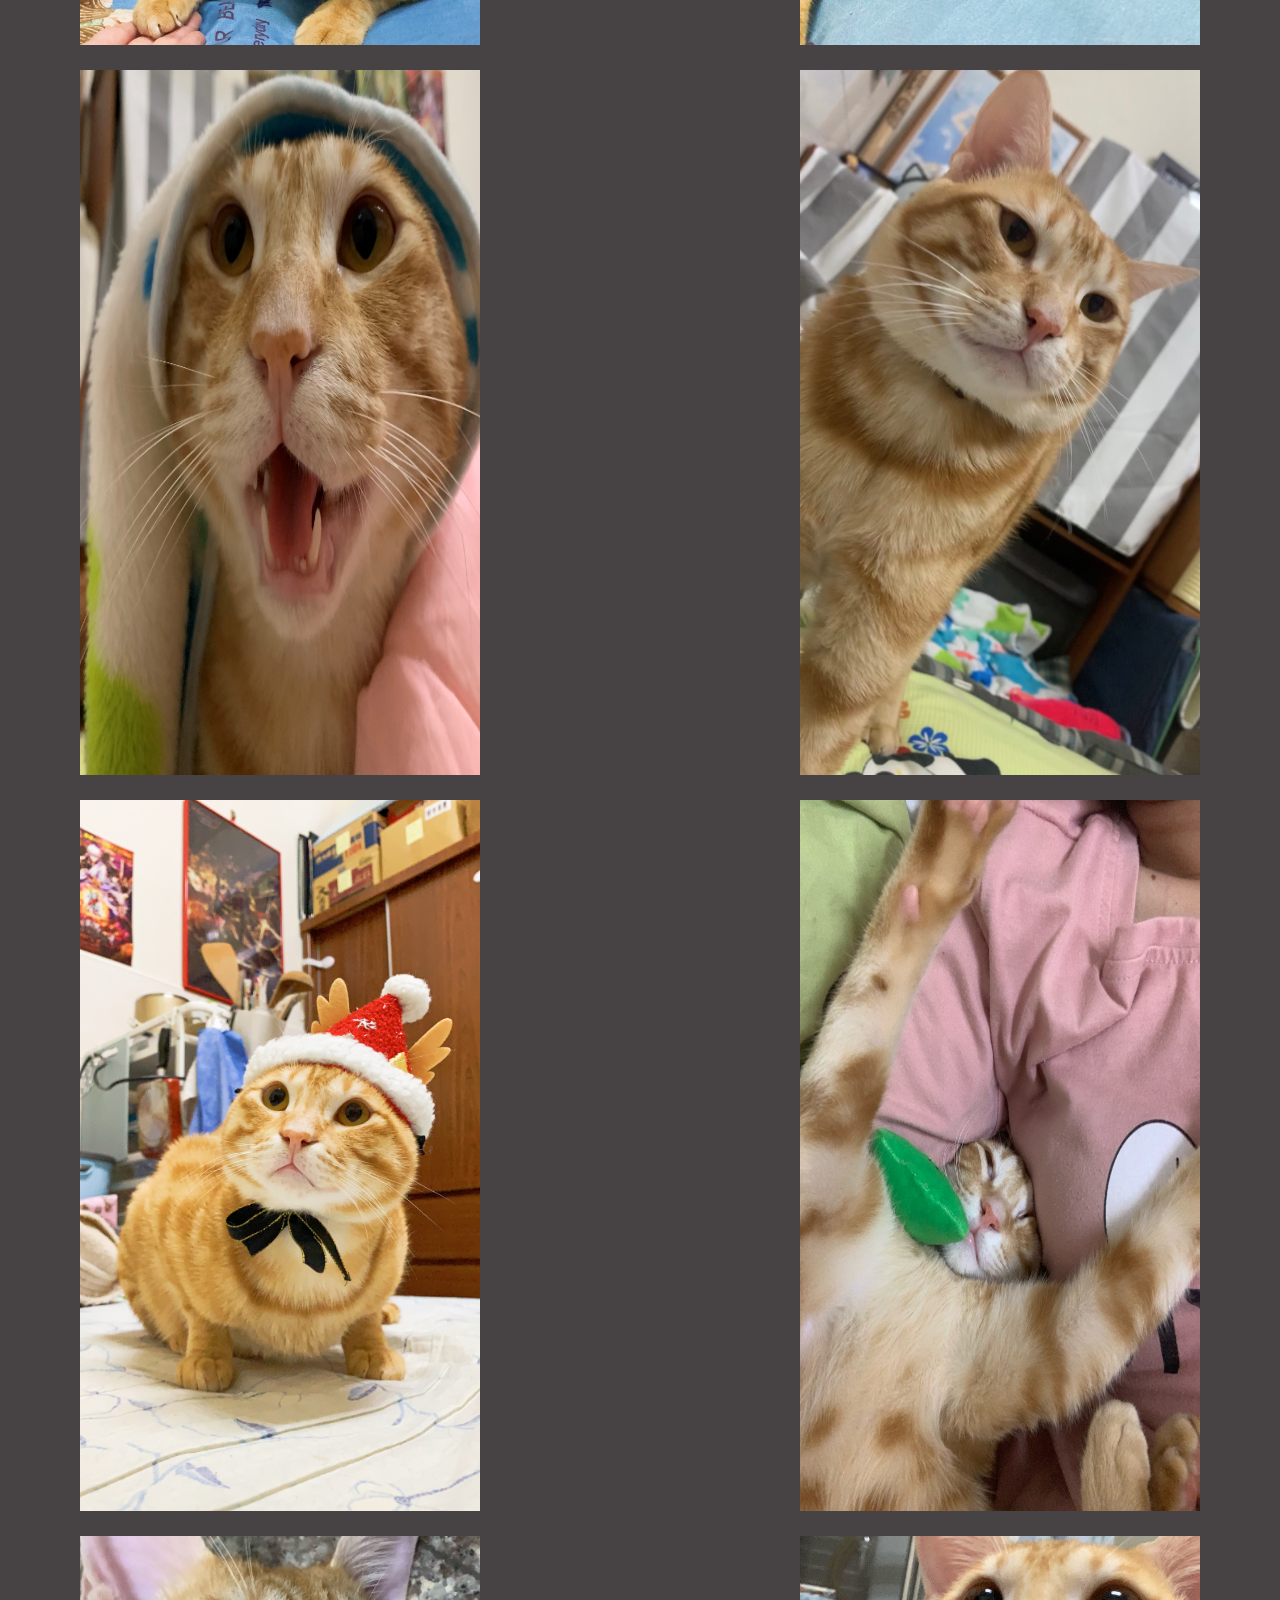
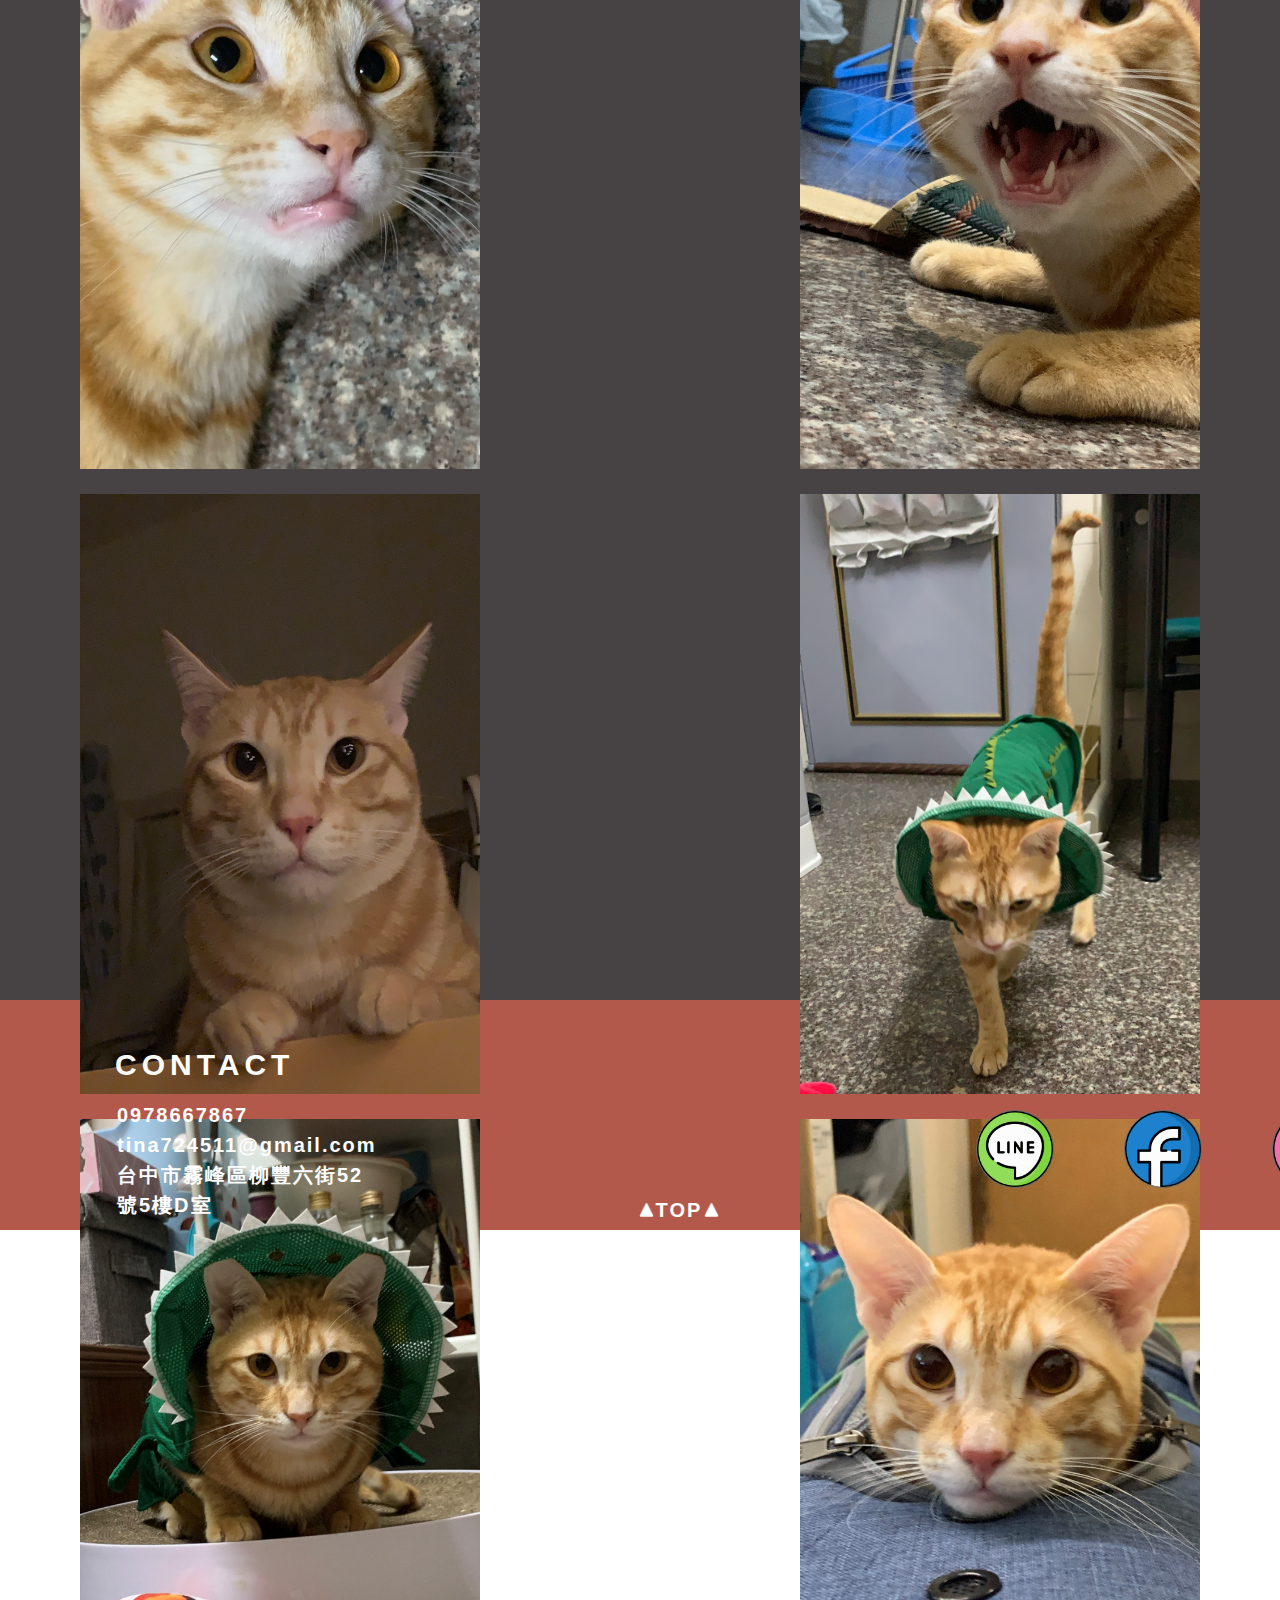
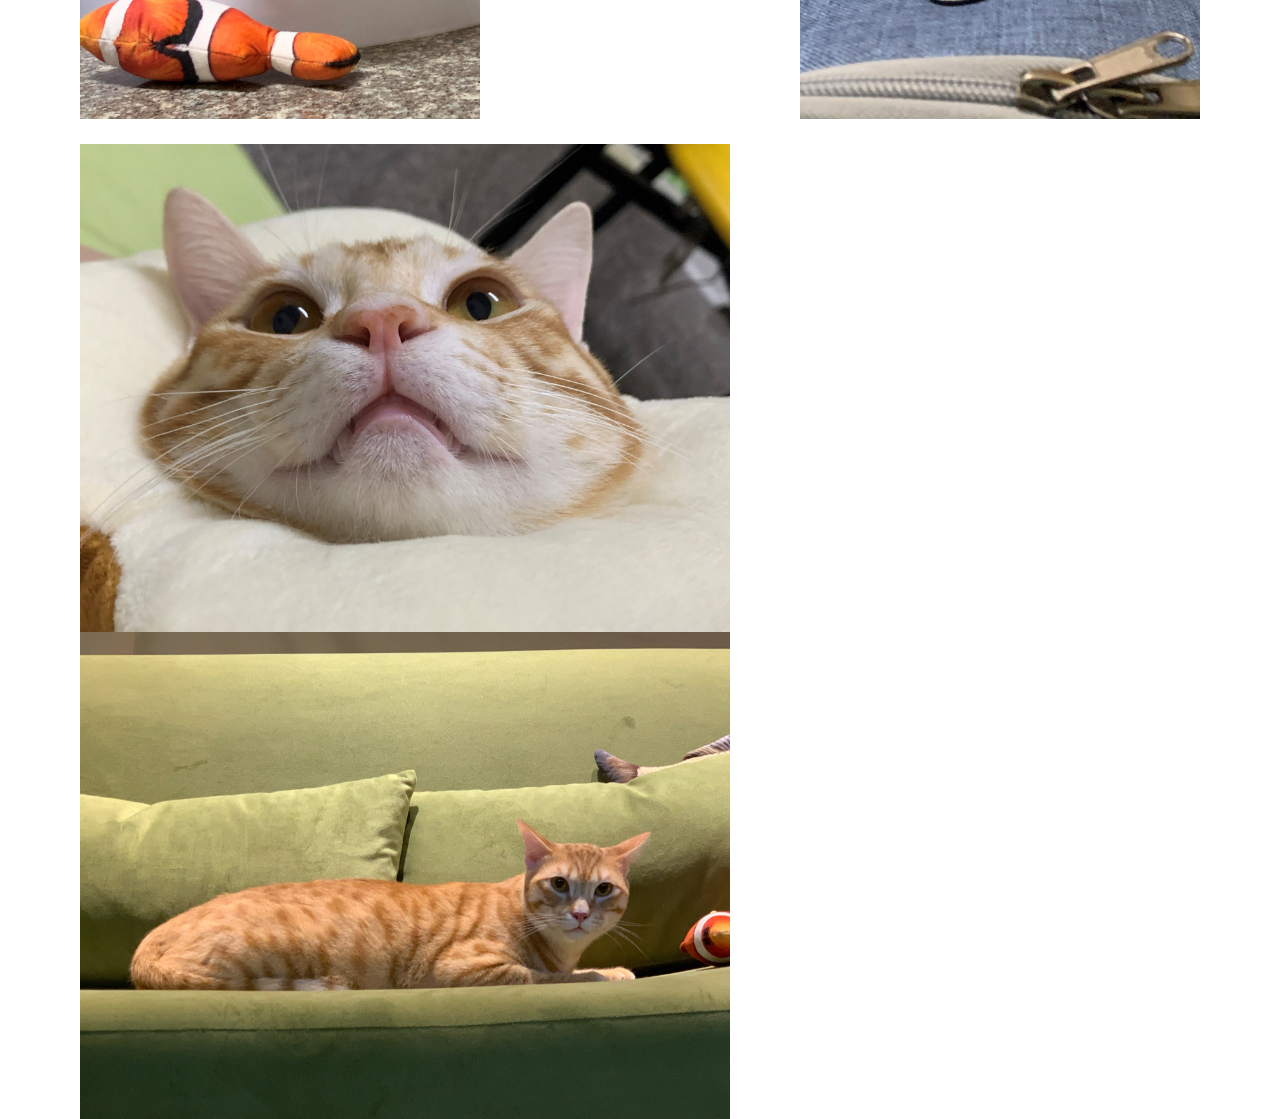
<file: 作品集-阿吉.html>
<!DOCTYPE html>
<html lang="en">
<head>
    <meta charset="UTF-8">
    <meta http-equiv="X-UA-Compatible" content="IE=edge">
    <meta name="viewport" content="width=device-width, initial-scale=1.0">
    <title>YU-Chien</title>
    <link rel="stylesheet" href="reset.css">
    <link rel="stylesheet" href="作品集style.css">




<style>


.Hbackground{
    width: 100%;
    height: 4200px;
    background-color: #474344;
}




.all{
height: 450pX;
height: 1310px;
margin: 150px 150px;
display: flex;
flex-wrap: wrap;
justify-content: space-between;

}







.all img{
  width: 550px;

}




.all p{
    color: #FFFFFF;
    font-family: sans-serif;
    font-size: 20px;
    font-weight:bold;
    letter-spacing: 5px;
    text-align: center;
    margin: 20px 0 ;
    
}    



.je img{
width: 500px;
height: 310px;
}


.je{

position: relative;
top: -373px;
right: -670px;

}


.ai{
margin: 0 0 50px 0;

}


.cath1
{
    font-size: 30px;
    font-weight:bold;
    letter-spacing: 2px;
    line-height: 60px;
    color: #FFFFFF;
    font-family: sans-serif;

}


.w600px{
    width: 600px;
    margin: 25px;
}

.w400px{
    width: 400px;
    margin-bottom: 25px;
}


.catbox1{
    display: flex;
    margin: 100px;
}

.catbox2{
    display: flex;
    flex-direction: column;
    margin: auto;
}


.catbox3{
    display: flex;
    flex-wrap: wrap;
    margin: 0px 80px;
    justify-content: space-between;

}


.w650px{
    width: 650px;
}








</style>



</head>


<body>

    


<div class="Hbackground">
    <header>
        
      <div class="logo">
            <img src="導出/YU Chien3.png" alt="logo">
      </div>  
        
    </header>
        
    <div class="menu">
        
        <li>
        
          <a href="index.html"><img src="導出/组件 -5.png" alt="Information"></a>
        
          <a href="作品集-自傳.html"><img src="導出/组件 -4.png" alt="Autobiography"></a>
          
          <a href="作品集-作品.html"><img src="導出/组件 -3.png" alt="Portfolio"></a>
          
          <a href="作品集-技能.html"><img src="導出/组件 -2.png" alt="Skills"></a>
          
          <a href="作品集-證照.html"><img src="導出/组件 -1.png" alt="Certification"></a>

          <a href="作品集-阿吉.html"><img src="導出/组件 2 – 1.png" alt="cat"></a>
        
        </li>
        
        
        
    </div>


<div class="catbox1">

    <img class="w600px" src="導出/2B7DD8B4-3F70-4D7F-9ADF-2E9DB7A28289.jpg" alt="阿吉">

   <div class="catbox2">
     <h1 class="cath1" >姓名 / 張胖吉</h1>
     <h1 class="cath1" >綽號 / 阿吉</h1>
     <h1 class="cath1" >品種 / 虎斑橘貓</h1>
     <h1 class="cath1" >生日 / 2021.04.18</h1>
     <h1 class="cath1" >性別 / 公貓</h1>
     <h1 class="cath1" >年齡 / 1歲</h1>
     <h1 class="cath1" >體重 / 6公斤</h1>
     <h1 class="cath1" >特色 / 30公分的超長尾巴</h1>
     <h1 class="cath1" >專長 / 用渾厚的丹田喵喵叫</h1>
     
   </div>


</div>

<div class="catbox3">
  
    <img class="w400px" src="導出/0994C87B-5959-41C7-BE26-860D74886D3A.jpg" alt="阿吉">

    <img class="w400px" src="導出/5B945306-9A18-422E-BB46-A43F1CA59947.jpg" alt="阿吉">

    <img class="w400px" src="導出/7FA216B5-7CB8-4CA0-BDBD-272DC80780C4.jpg" alt="阿吉">

    <img class="w400px" src="導出/5C5EC8D5-4190-4CF5-AB0B-839E1DE4B4BF.jpg" alt="阿吉">

    <img class="w400px" src="導出/626D7F57-C6DC-4137-B66E-4B3C138A0463.jpg" alt="阿吉">

    <img class="w400px" src="導出/C9A5F00D-B21A-4B4F-A823-ADC76C38A41E.jpg" alt="阿吉">

    <img class="w400px" src="導出/68EFB2BF-BDB5-4A89-9115-98BE4D5612F1.jpg" alt="阿吉">

    <img class="w400px" src="導出/B3373D23-0CB5-4F81-B5DA-95543C0EA63C.jpg" alt="阿吉">

    <img class="w400px" src="導出/792DFA75-E7BB-4E3A-AA51-691966BAA7F9.jpg" alt="阿吉">

    <img class="w400px" src="導出/IMG_6999.jpg" alt="阿吉">

    <img class="w400px" src="導出/IMG_6978.jpg" alt="阿吉">

    <img class="w400px" src="導出/IMG_4770.jpg" alt="阿吉">

    <img class="w650px" src="導出/IMG_4652.jpg" alt="阿吉">

    <img class="w650px" src="導出/EB758695-E3D3-4B4B-8C2A-5E2FB22107DD.jpg" alt="阿吉">


</div>












    
</div>











        



<div class="contact">

    <div class="text">
    <h1>
    CONTACT
    </h1>
    
    <p>
    0978667867<br>
    tina724511@gmail.com<br>
    台中市霧峰區柳豐六街52號5樓D室   
    </p>
    </div>
    
    
    <div class="top">
    
        <img src="導出/多边形 3.png" alt="三角形">    
        <a href="#" class="back-to-top">TOP</a>
        <img src="導出/多边形 3.png" alt="三角形">
        </div>
          
    
    
    <div class="box1">
    
        <a href="https://line.me/ti/p/npWOjpAXvO"><img src="導出/line.png" alt="line"></a>
    <a href="https://www.facebook.com/profile.php?id=100008114972683"><img src="導出/facebook.png" alt="facebook"></a>
    <a href="https://www.instagram.com/tina724511/"><img src="導出/instagram.png" alt="instagram"></a>
    
    </div>
    
    
    
    
    
    </div>
























</body>
</html>
</file>
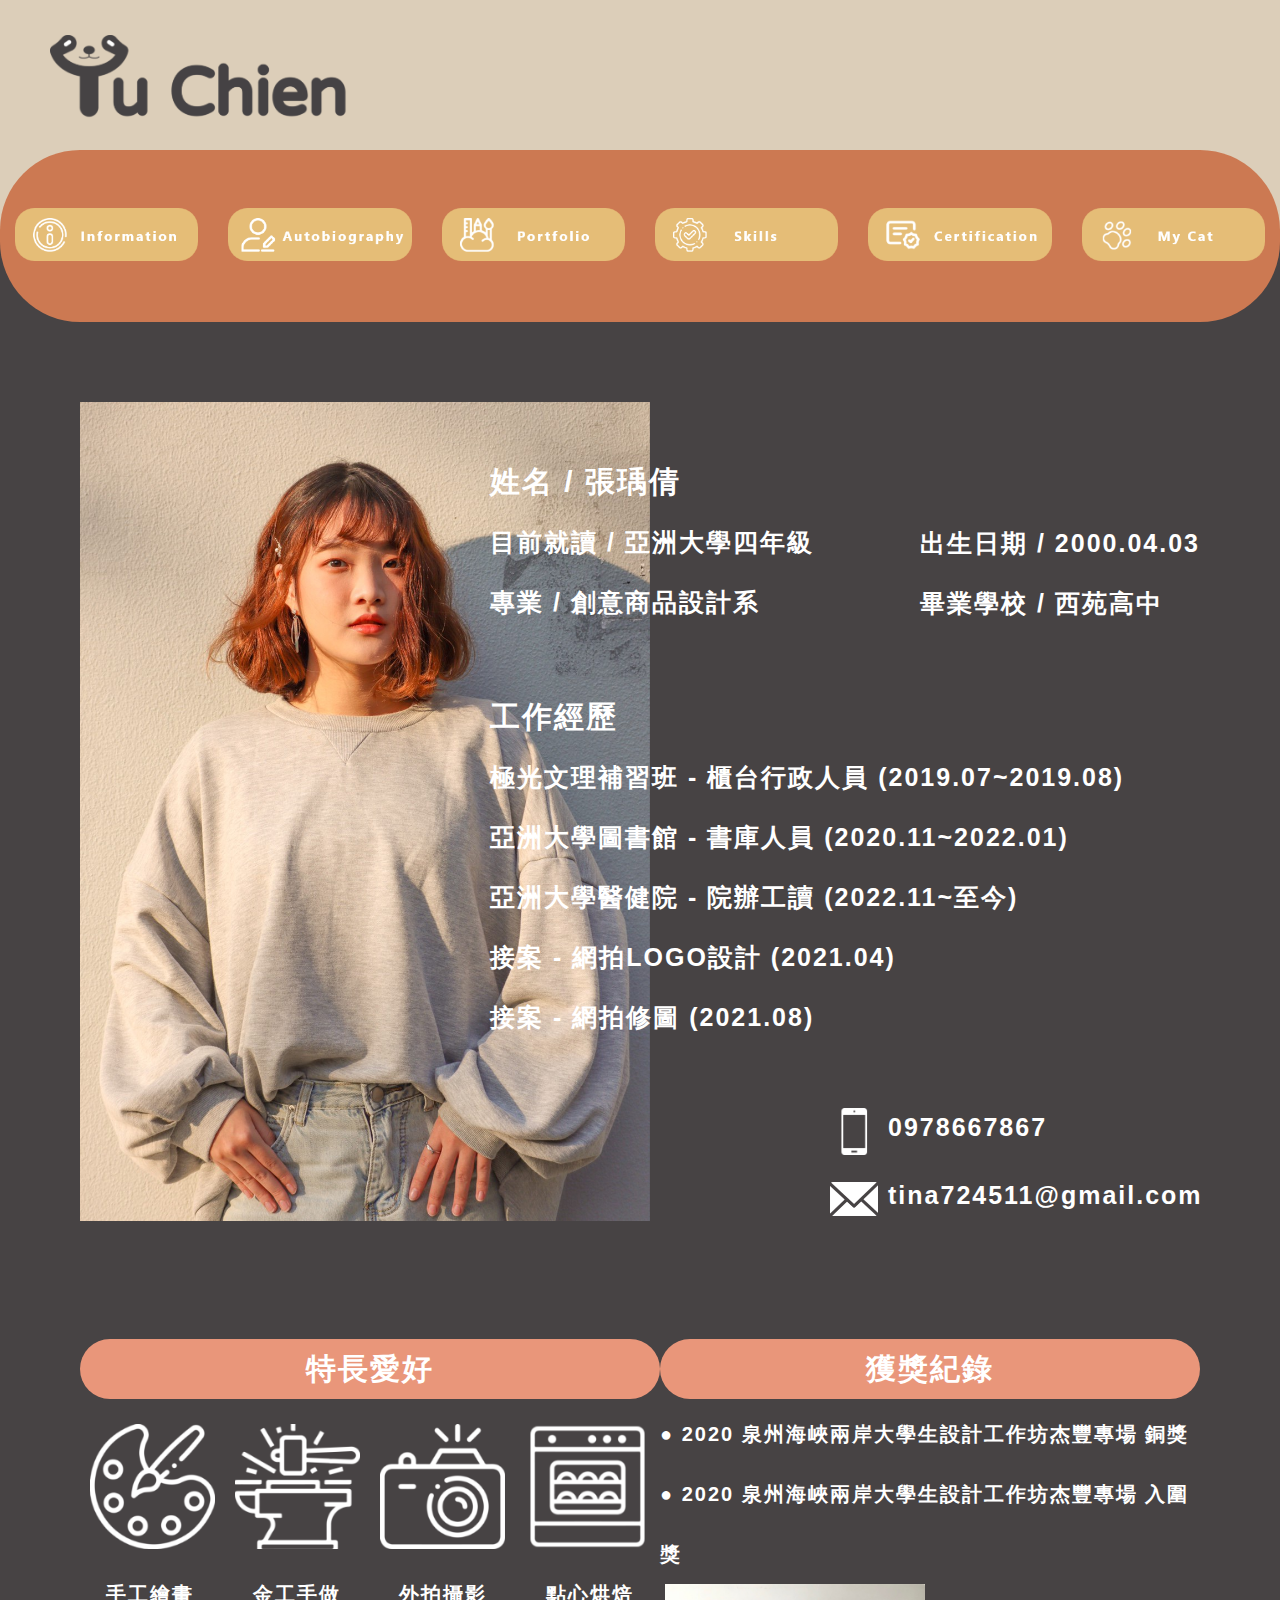
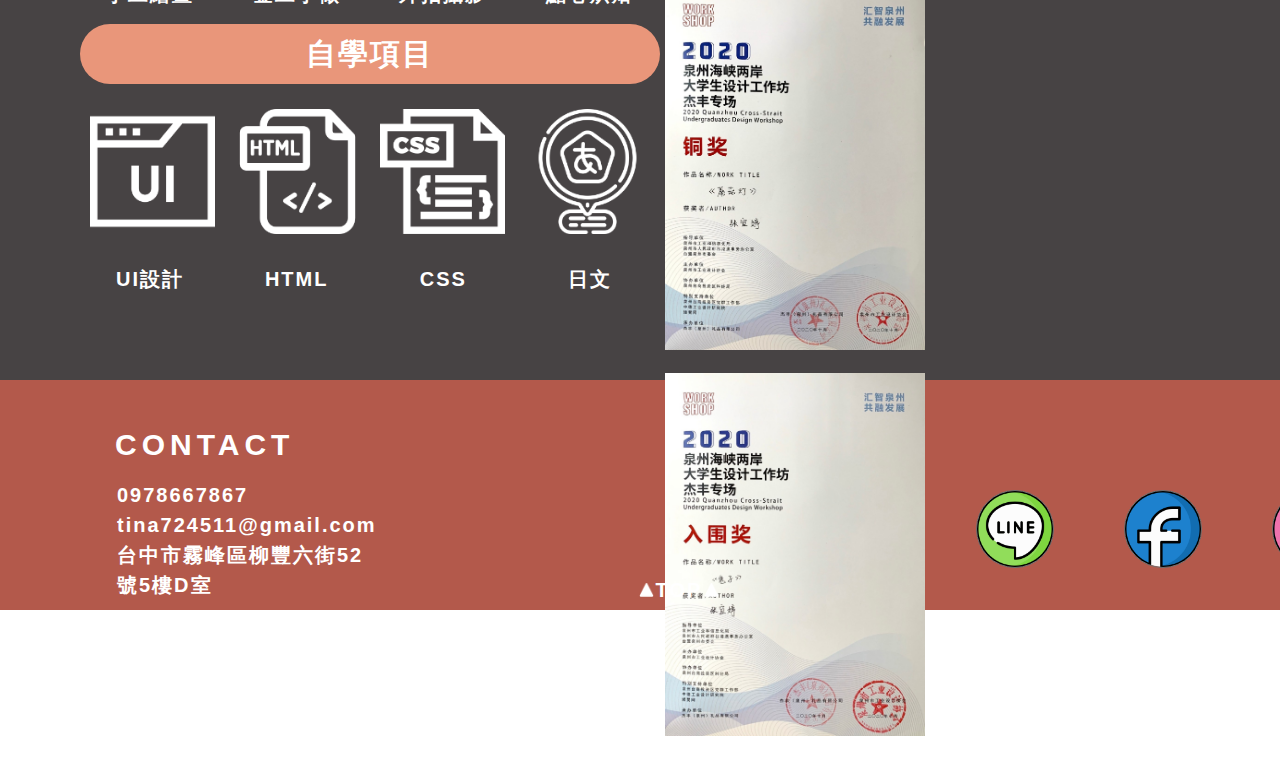
<file: 作品集.html>
<!DOCTYPE html>
<html lang="en">
<head>
    <meta charset="UTF-8">
    <meta http-equiv="X-UA-Compatible" content="IE=edge">
    <meta name="viewport" content="width=device-width, initial-scale=1.0">

    <title>YU-Chien</title>
<link rel="stylesheet" href="reset.css">
<link rel="stylesheet" href="作品集style.css">
<style>

.myself{
    display: flex;
    margin: 80px 80px;
}


.information{
    display: flex;
    margin: 50px 0px 0 0px ;
    position: absolute;
    right: 80px;
    
}


.information p{
    font-size: 25px;
    font-weight:bold;
    letter-spacing: 2px;
    color: #FFFFFF;
    font-family: sans-serif;
    }



.contact1{
    
    margin: 0 30px 0 0;
    width: 400px;}


    .contact1 h1{
        font-size: 30px;
        font-weight:bold;
        letter-spacing: 2px;
        line-height: 60px;
        color: #FFFFFF;
        font-family: sans-serif;
    
        }



.contact1 p{
    line-height: 60px;
}


.work{
    padding: 55px 0 0 0;
    width: 700px;
    
}


.work h2{
    font-size: 30px;
    font-weight:bold;
    letter-spacing: 2px;
    line-height: 60px;
    color: #FFFFFF;
    font-family: sans-serif;  
}


.work p{
    font-size: 25px;
    font-weight:bold;
    letter-spacing: 2px;
    line-height: 60px;
    color: #FFFFFF;
    font-family: sans-serif;
    }


.contact2{
    line-height: 60px;
    height: 100px;
    margin: 61px 0px 0 0px;
    
    
}

.contact3{
padding: 50px 0 0 0;
position: relative;
left: 330px;
}

.contact3 img{
    padding: 10px;
}



.phone{
    display: flex;
}

.email{
    display: flex;
}




.fa{
    display: flex;
    justify-content: space-between;
    margin: 110px 80px;
}



.favorite{
    font-size: 20px;
    font-weight:bold;
    letter-spacing: 2px;
    line-height: 50px;
    color: #FFFFFF;
    font-family: sans-serif;
   
}

.favorite h1{
    font-size: 30px;
    line-height: 60px;
    text-align: center;
    margin: 5px 0; 
    background-color: darksalmon;
    border-radius: 50px;
}



.pic{
    display: flex;
justify-content: space-between;
}


.pic img{
padding: 20px 10px;
width: 125px;

}



.word{
    display: flex;
justify-content: space-between;

}


.word p{
    width:140px ;
    height: 50px;
    text-align: center;

}


.award{
    font-size: 20px;
    font-weight:bold;
    letter-spacing: 2px;
    line-height: 60px;
    color: #FFFFFF;
    font-family: sans-serif;  
}

.award h1{
    font-size: 30px;
    text-align: center; 
    margin: 5px 0;  
    background-color: rgb(233, 150, 122);
    border-radius: 50px
}

.award img{
    width: 260px;
    padding: 0 5px;
}








</style>

   
</head>
<body>

<div class="Hbackground">
<header>

<div class="logo">
    <img src="導出/YU Chien3.png" alt="logo">
</div>  

</header>

<div class="menu">
        
    <li>
    
      <a href="作品集.html"><img src="導出/组件 -5.png" alt="Information"></a>
    
      <a href="作品集-自傳.html"><img src="導出/组件 -4.png" alt="Autobiography"></a>
      
      <a href="作品集-作品.html"><img src="導出/组件 -3.png" alt="Portfolio"></a>
      
      <a href="作品集-技能.html"><img src="導出/组件 -2.png" alt="Skills"></a>
      
      <a href="作品集-證照.html"><img src="導出/组件 -1.png" alt="Certification"></a>

      <a href="作品集-阿吉.html"><img src="導出/组件 2 – 1.png" alt="cat"></a>
    
    </li>
    
    
    
</div>
<div class="myself">

<div class="picture">
    <img src="導出/S__21872649.png" alt="個人照">
</div>

<div class="information">
<div class="contact1">
    <h1>
        姓名 / 張瑀倩
        </h1>
        
        <p>
        目前就讀 / 亞洲大學四年級<br>
        專業 / 創意商品設計系
        <div class="work">
            <h2>工作經歷<br></h2>
            <p>     
            極光文理補習班 - 櫃台行政人員  (2019.07~2019.08)<br>
            亞洲大學圖書館 - 書庫人員  (2020.11~2022.01)<br>
            亞洲大學醫健院 - 院辦工讀  (2022.11~至今)<br>
            接案 - 網拍LOGO設計  (2021.04)<br>
            接案 - 網拍修圖  (2021.08)
            </div>
            </p>
        </p>

<div class="contact3">

<div class="phone">
<img src="導出/smartphone2..png" alt="手機">
<p>0978667867</p>    
</div>    

<div class="email">
<img src="導出/email2.png" alt="emsil">
<p>tina724511@gmail.com</p>    
</div>

</div>



</div>

<div class="contact2">


<p>
出生日期 / 2000.04.03<br>
畢業學校 / 西苑高中
</p>



</div>






</div>





</div>


<div class="fa">




<div class="favorite">
<h1>特長愛好</h1>

<div class="pic">
<img src="導出/2.12.png" alt="畫畫">
<img src="導出/metalworking2.png" alt="金工">
<img src="導出/camera2.png" alt="外拍">
<img src="導出/oven2.png" alt="烘焙">
</div>

<div class="word">
<p>手工繪畫</p>
<p>金工手做</p>
<p>外拍攝影</p>
<p>點心烘焙</p>
</div>

<h1>自學項目</h1>

<div class="pic">
    <img src="導出/ui.png" alt="UI設計">
    <img src="導出/html.png" alt="HTML">
    <img src="導出/css.png" alt="CSS">
    <img src="導出/japanese.png" alt="日文">
    </div>

    <div class="word">
        <p>UI設計</p>
        <p>HTML</p>
        <p>CSS</p>
        <p>日文</p>
        </div>    

</div>

<div class="award">

<h1>獲獎紀錄</h1>
<p>● 2020 泉州海峽兩岸大學生設計工作坊杰豐專場 銅獎</p>
<p>● 2020 泉州海峽兩岸大學生設計工作坊杰豐專場 入圍獎</p>    
<img src="導出/銅獎.jpg" alt="銅獎">
<img src="導出/入圍.jpg" alt="入圍">

</div>

</div>

</div>

</div>


</div>

<div class="contact">

<div class="text">
<h1>
CONTACT
</h1>

<p>
0978667867<br>
tina724511@gmail.com<br>
台中市霧峰區柳豐六街52號5樓D室   
</p>
</div>


<div class="top">

    <img src="導出/多边形 3.png" alt="三角形">    
    <a href="#" class="back-to-top">TOP</a>
    <img src="導出/多边形 3.png" alt="三角形">
    </div>
      


<div class="box1">

    <a href="https://line.me/ti/p/npWOjpAXvO"><img src="導出/line.png" alt="line"></a>
<a href="https://www.facebook.com/profile.php?id=100008114972683"><img src="導出/facebook.png" alt="facebook"></a>
<a href="https://www.instagram.com/tina724511/"><img src="導出/instagram.png" alt="instagram"></a>

</div>





</div>

 












</body>
</html>
</file>
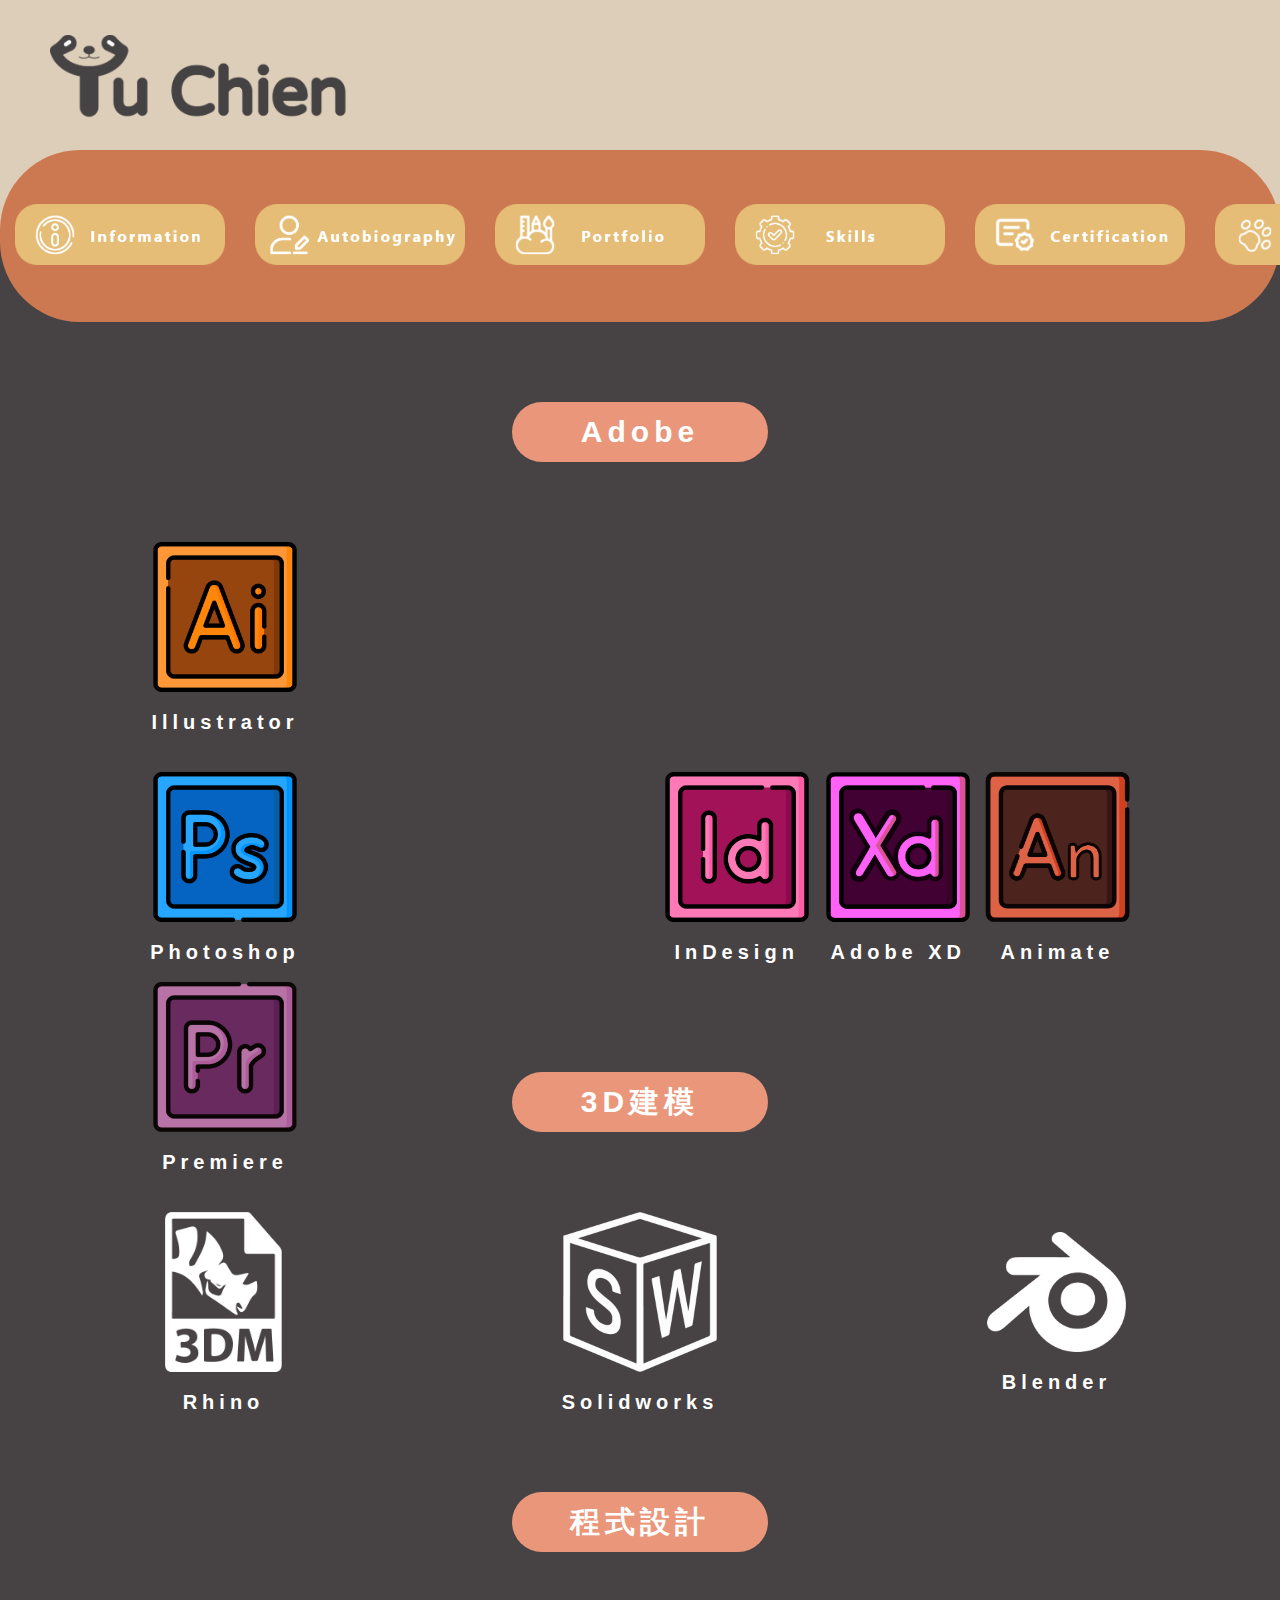
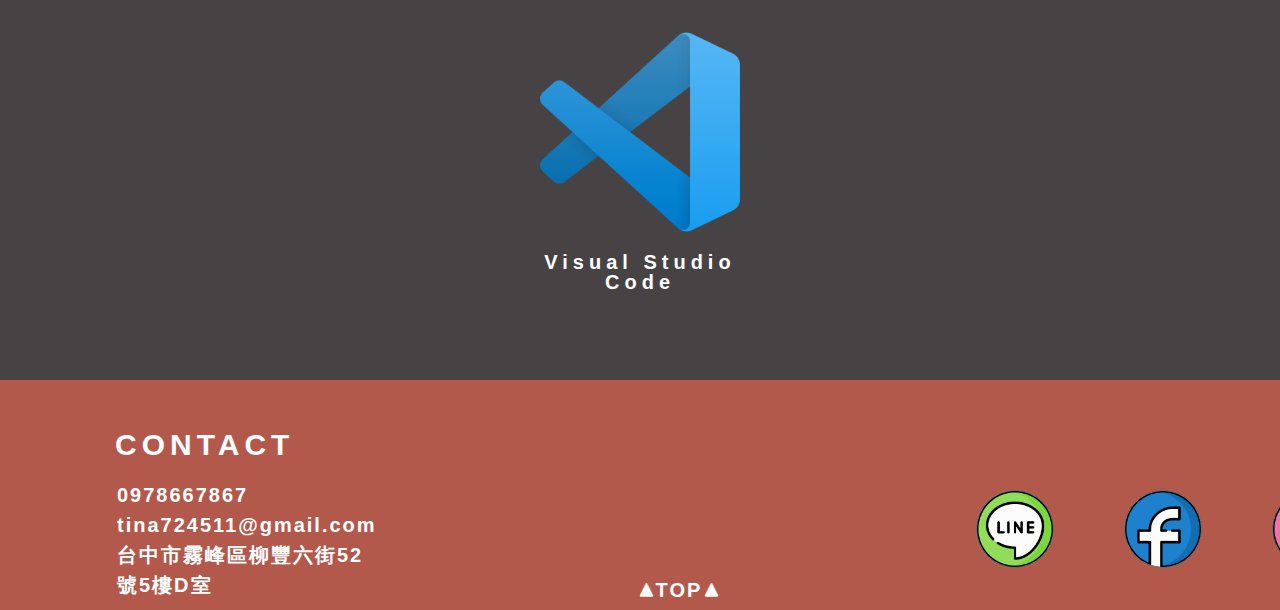
<file: MyWebsite/作品集-技能.html>
<!DOCTYPE html>
<html lang="en">
<head>
    <meta charset="UTF-8">
    <meta http-equiv="X-UA-Compatible" content="IE=edge">
    <meta name="viewport" content="width=device-width, initial-scale=1.0">
    <title>YU-Chien</title>
    <link rel="stylesheet" href="reset.css">
    <link rel="stylesheet" href="作品集style.css">


<style>

h2{color: #FFFFFF;
    font-family: sans-serif;
    font-size: 30px;
    font-weight:bold;
    letter-spacing: 5px;
    text-align: center;
    line-height: 60px;
    background-color: rgb(233, 150, 122);
    border-radius: 50px;
    width: 20%;
    margin: 80px auto 80px;

}



.adobe{
height: 450pX;
margin: 0 150px;
display: flex;
flex-wrap: wrap;
justify-content: space-between;
}



.adobe img{
height: 150px;
}




.adobe p{
    color: #FFFFFF;
    font-family: sans-serif;
    font-size: 20px;
    font-weight:bold;
    letter-spacing: 5px;
    text-align: center;
    margin: 20px 0 ;
}    


.llustrator{
    margin: 0 350px 20px 0;
    display: flex;
    flex-direction: column;
    align-items: center;


}

.photoshop{
    margin: 0 350px 0px 0;
    display: flex;
    flex-direction: column;
    align-items: center;  
    
}


.InDesign{
    
    display: flex;
    flex-direction: column;
    align-items: center;  
    
}

.adobeXD{
    
    display: flex;
    flex-direction: column;
    align-items: center;  
    
}



.Animate{
    
    display: flex;
    flex-direction: column;
    align-items: center;  
    
}



.Premiere{
    
    display: flex;
    flex-direction: column;
    align-items: center; 
    
}












.D3{

height: 200pX;
margin: 0 150px;
display: flex;
justify-content: space-between;


}


.D3 img{
height: 80%;
}


.D3 p{
    color: #FFFFFF;
    font-family: sans-serif;
    font-size: 20px;
    font-weight:bold;
    letter-spacing: 5px;
    text-align: center;
    margin: 20px;
    
}    


.Rhino{
    width: 15%;
    display: flex;
    flex-direction: column;
    align-items: center;
}


.solidworks{
    width: 15%;
    display: flex;
    flex-direction: column;
    align-items: center;
   
}

.blender{
    width: 15%;
    display: flex;
    flex-direction: column;
    align-items: center;
    
}

.blender img{
width: 95%;   
margin: 20px 0 0 0;
}




.vs{
height: 200pX;
display: flex;
justify-content: center;

}


.vsc{
    width: 15%;
    display: flex;
    flex-direction: column;
    align-items: center;
    
}




.vs img{
height: 200px;

}



.vs p{
    color: #FFFFFF;
    font-family: sans-serif;
    font-size: 20px;
    font-weight:bold;
    letter-spacing: 5px;
    text-align: center;
    margin: 20px 0 ;
}    








</style>
</head>

<body>
   
<div class="Hbackground">
        <header>
        
        <div class="logo">
            <img src="導出/YU Chien3.png" alt="logo">
        </div>  
        
        </header>
        
        <div class="menu">
        
            <li>
            
              <a href="作品集.html"><img src="導出/组件 -5.png" alt="Information"></a>
            
              <a href="作品集-自傳.html"><img src="導出/组件 -4.png" alt="Autobiography"></a>
              
              <a href="作品集-作品.html"><img src="導出/组件 -3.png" alt="Portfolio"></a>
              
              <a href="作品集-技能.html"><img src="導出/组件 -2.png" alt="Skills"></a>
              
              <a href="作品集-證照.html"><img src="導出/组件 -1.png" alt="Certification"></a>
    
              <a href="作品集-阿吉.html"><img src="導出/组件 2 – 1.png" alt="cat"></a>
            
            </li>
            
            
            
        </div>

    <div class="skill">


        <h2>Adobe</h2>

        <div class="adobe">

          <div class="llustrator">
        
            <img src="導出/adobe-illustrator (1).png" alt="AI">
  
            <p>Illustrator</p>
        
            </div>


          <div class="photoshop">
            <img src="導出/adobe-photoshop (1).png" alt="PS">

            <p>Photoshop</p>

         </div>


         <div class="InDesign">
             <img src="導出/adobe-indesign.png"      alt="ID">
     
             <p>InDesign</p>
     
          </div>


 
          <div class="adobeXD">
             <img src="導出/adobe-XD-01.png" alt="XD">

             <p>Adobe XD</p>

          </div>



           <div class="Animate">
            <img src="導出/Animate.png" alt="An">

            <p>Animate</p>

           </div>



           <div class="Premiere">
            <img src="導出/Pr.png" alt="Pr">

            <p>Premiere</p>

           </div>








        </div>









       <h2>3D建模</h2>

        <div class="D3">
        
            <div class="Rhino">
              
                <img src="導出/3dm-file-format.png" alt="rhino">
               
              <p>Rhino</p>
            
            </div>



            <div class="solidworks">
           
             <img src="導出/solidworks.png" alt="solidworks">
             <p>Solidworks</p>
          
            </div>
           
        
            <div class="blender">

                <img src="導出/png-clipart-computer-icons-blender-logo-blender-miscellaneous-3d-computer-graphics.png" alt="blender">

                 <p>Blender</p>

              </div>

         
        </div>



        <h2>程式設計</h2>

        <div class="vs">


            <div class="vsc">
              
                <img src="導出/Visual_Studio_Code_1.35_icon.svg.png" alt="VScode">
               
              <p>Visual Studio Code</p>
            
            </div>




        </div>














    </div>

    
</div>











        



<div class="contact">

    <div class="text">
    <h1>
    CONTACT
    </h1>
    
    <p>
    0978667867<br>
    tina724511@gmail.com<br>
    台中市霧峰區柳豐六街52號5樓D室   
    </p>
    </div>
    
    
    <div class="top">
    
        <img src="導出/多边形 3.png" alt="三角形">    
        <a href="#" class="back-to-top">TOP</a>
        <img src="導出/多边形 3.png" alt="三角形">
        </div>
          
    
    
    <div class="box1">
    
        <a href="https://line.me/ti/p/npWOjpAXvO"><img src="導出/line.png" alt="line"></a>
    <a href="https://www.facebook.com/profile.php?id=100008114972683"><img src="導出/facebook.png" alt="facebook"></a>
    <a href="https://www.instagram.com/yu_chien0403/"><img src="導出/instagram.png" alt="instagram"></a>
    
    </div>
    
    
    
    
    
    </div>
    

</body>
</html>
</file>
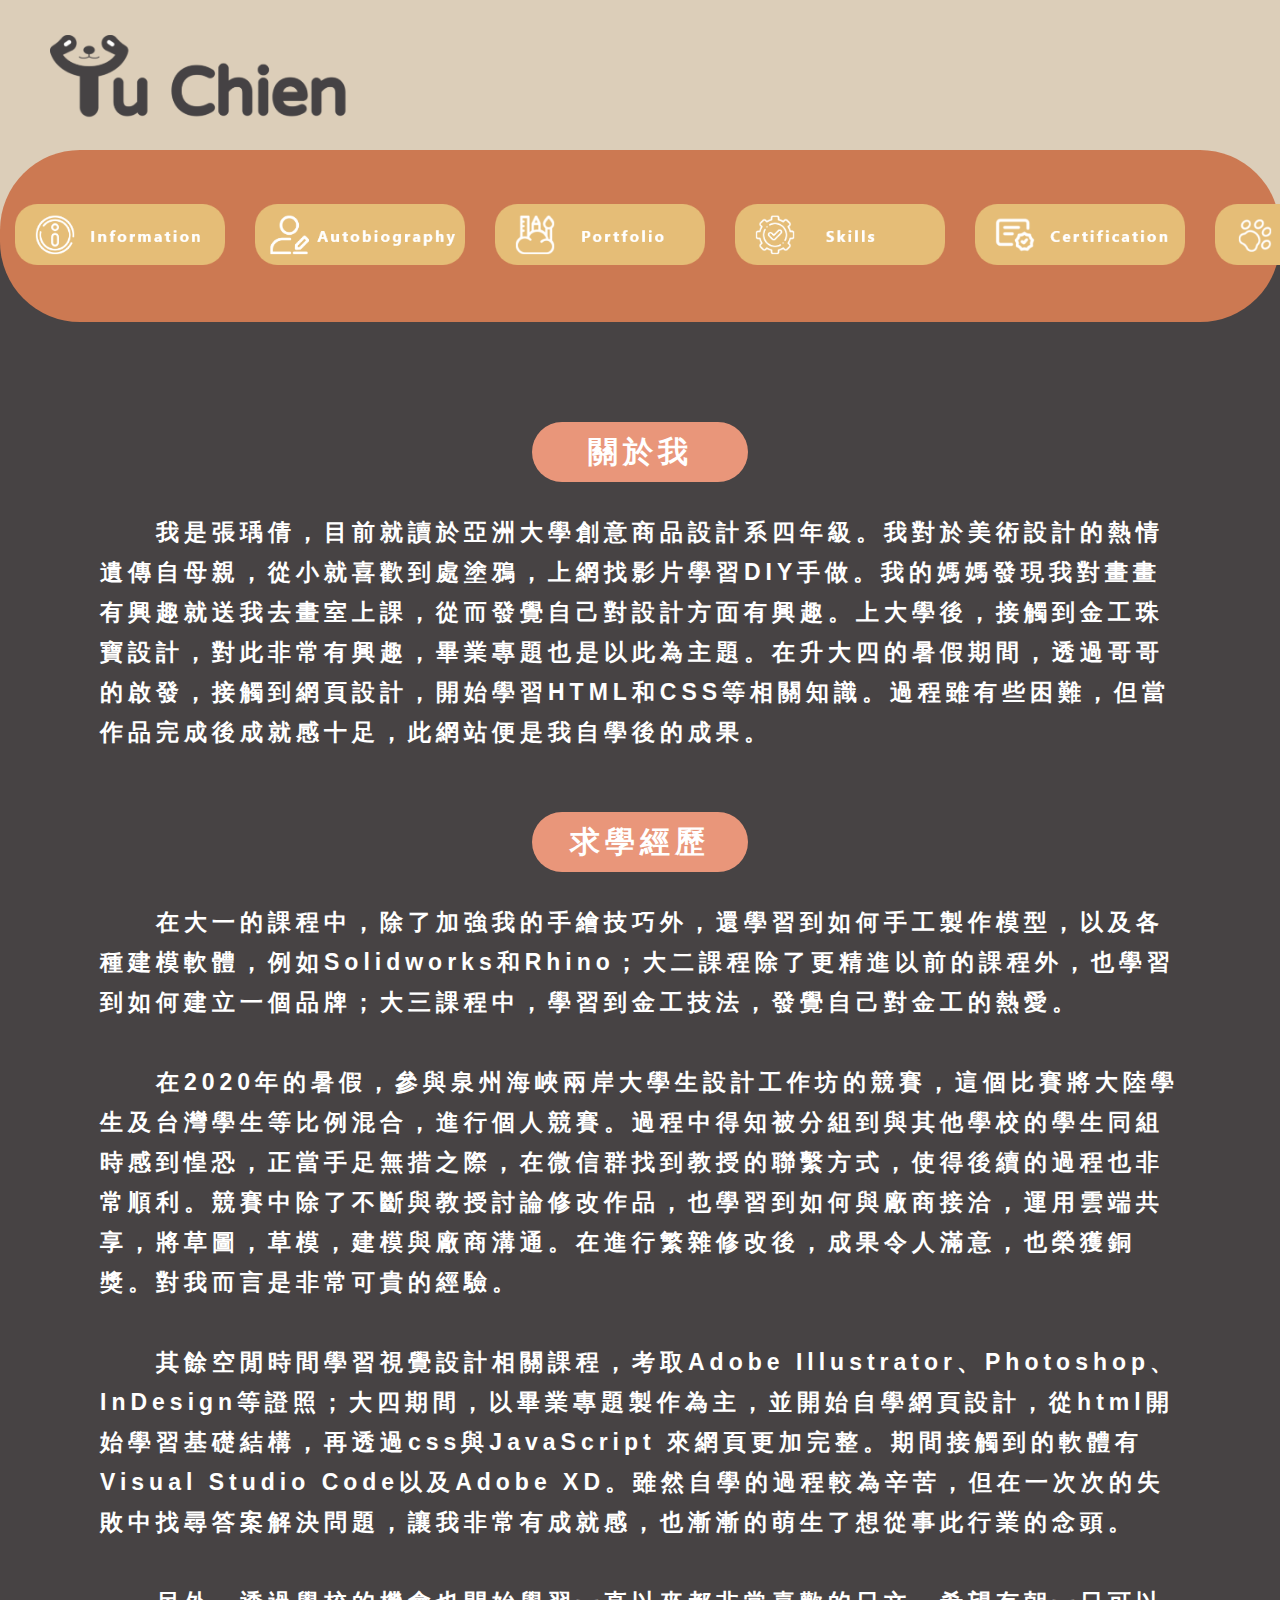
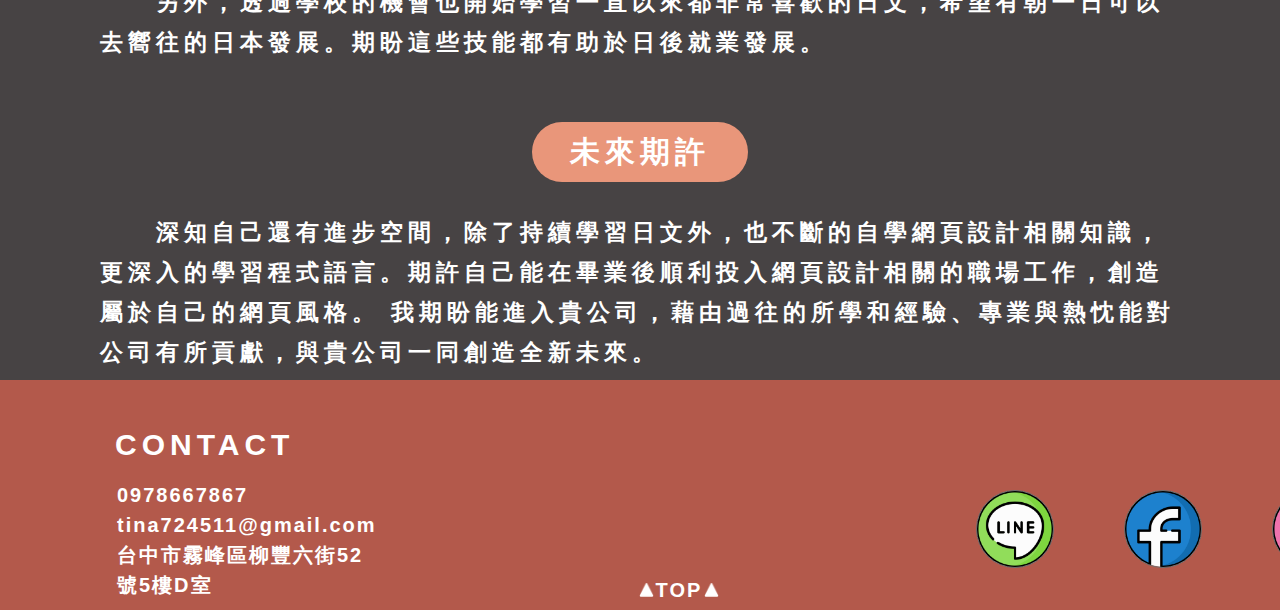
<file: MyWebsite/作品集-自傳.html>
<!DOCTYPE html>
<html lang="en">
<head>
    <meta charset="UTF-8">
    <meta http-equiv="X-UA-Compatible" content="IE=edge">
    <meta name="viewport" content="width=device-width, initial-scale=1.0">
    <title>YU-Chien</title>
    <link rel="stylesheet" href="reset.css">
<link rel="stylesheet" href="作品集style.css">

<style>


.auto{
    margin: 100px;

}




.auto h2{
    color: #FFFFFF;
    font-family: sans-serif;
    font-size: 30px;
    font-weight:bold;
    letter-spacing: 5px;
    line-height: 60px;
    text-align: center;
    width: 20%;
    background-color: rgb(233, 150, 122);
    border-radius: 50px;
    margin: 0 auto 30px;

}

.auto p{ 
    color: #FFFFFF;
    font-family: sans-serif;
    font-size: 23px;
    font-weight:bold;
    letter-spacing: 5px;
    line-height: 40px;
    margin: 0 0 60px;
}

.auto h3{ 
    color: #FFFFFF;
    font-family: sans-serif;
    font-size: 20px;
    font-weight:bold;
    letter-spacing: 2px;
    line-height: 40px;
    text-align: center;
    margin: 150px 0 0 0 ;
}



</style>    
</head>
<body>
   
    <div class="Hbackground">
        <header>
        
        <div class="logo">
            <img src="導出/YU Chien3.png" alt="logo">
        </div>  
        
        </header>
        
        <div class="menu">
        
            <li>
            
              <a href="作品集.html"><img src="導出/组件 -5.png" alt="Information"></a>
            
              <a href="作品集-自傳.html"><img src="導出/组件 -4.png" alt="Autobiography"></a>
              
              <a href="作品集-作品.html"><img src="導出/组件 -3.png" alt="Portfolio"></a>
              
              <a href="作品集-技能.html"><img src="導出/组件 -2.png" alt="Skills"></a>
              
              <a href="作品集-證照.html"><img src="導出/组件 -1.png" alt="Certification"></a>
    
              <a href="作品集-阿吉.html"><img src="導出/组件 2 – 1.png" alt="cat"></a>
            
            </li>
            
            
            
        </div>


        <div class="auto">

            <h2>關於我</h2>
            <p>&emsp;&emsp;我是張瑀倩，目前就讀於亞洲大學創意商品設計系四年級。我對於美術設計的熱情遺傳自母親，從小就喜歡到處塗鴉，上網找影片學習DIY手做。我的媽媽發現我對畫畫有興趣就送我去畫室上課，從而發覺自己對設計方面有興趣。上大學後，接觸到金工珠寶設計，對此非常有興趣，畢業專題也是以此為主題。在升大四的暑假期間，透過哥哥的啟發，接觸到網頁設計，開始學習HTML和CSS等相關知識。過程雖有些困難，但當作品完成後成就感十足，此網站便是我自學後的成果。</p>

            <h2>求學經歷</h2>
            <p>
                &emsp;&emsp;在大一的課程中，除了加強我的手繪技巧外，還學習到如何手工製作模型，以及各種建模軟體，例如Solidworks和Rhino；大二課程除了更精進以前的課程外，也學習到如何建立一個品牌；大三課程中，學習到金工技法，發覺自己對金工的熱愛。<br>
                <br>
                &emsp;&emsp;在2020年的暑假，參與泉州海峽兩岸大學生設計工作坊的競賽，這個比賽將大陸學生及台灣學生等比例混合，進行個人競賽。過程中得知被分組到與其他學校的學生同組時感到惶恐，正當手足無措之際，在微信群找到教授的聯繫方式，使得後續的過程也非常順利。競賽中除了不斷與教授討論修改作品，也學習到如何與廠商接洽，運用雲端共享，將草圖，草模，建模與廠商溝通。在進行繁雜修改後，成果令人滿意，也榮獲銅獎。對我而言是非常可貴的經驗。<br>
                <br>
                &emsp;&emsp;其餘空閒時間學習視覺設計相關課程，考取Adobe Illustrator、Photoshop、InDesign等證照；大四期間，以畢業專題製作為主，並開始自學網頁設計，從html開始學習基礎結構，再透過css與JavaScript 來網頁更加完整。期間接觸到的軟體有Visual Studio Code以及Adobe XD。雖然自學的過程較為辛苦，但在一次次的失敗中找尋答案解決問題，讓我非常有成就感，也漸漸的萌生了想從事此行業的念頭。<br>
                <br>
                &emsp;&emsp;另外，透過學校的機會也開始學習一直以來都非常喜歡的日文，希望有朝一日可以去嚮往的日本發展。期盼這些技能都有助於日後就業發展。
            </p>
            
            
            
            <h2>未來期許</h2>
            <p>
                &emsp;&emsp;深知自己還有進步空間，除了持續學習日文外，也不斷的自學網頁設計相關知識，更深入的學習程式語言。期許自己能在畢業後順利投入網頁設計相關的職場工作，創造屬於自己的網頁風格。 我期盼能進入貴公司，藉由過往的所學和經驗、專業與熱忱能對公司有所貢獻，與貴公司一同創造全新未來。
            </p>      
            
            
            
            
            </div>
            





        </div>


        










        <div class="contact">
        
        <div class="text">
        <h1>
        CONTACT
        </h1>
        
        <p>
        0978667867<br>
        tina724511@gmail.com<br>
        台中市霧峰區柳豐六街52號5樓D室   
        </p>
        </div>
        
        
        <div class="top">
        
            <img src="導出/多边形 3.png" alt="三角形">    
            <a href="#" class="back-to-top">TOP</a>
            <img src="導出/多边形 3.png" alt="三角形">
            </div>
              
        
        
        <div class="box1">
        
            <a href="https://line.me/ti/p/npWOjpAXvO"><img src="導出/line.png" alt="line"></a>
        <a href="https://www.facebook.com/profile.php?id=100008114972683"><img src="導出/facebook.png" alt="facebook"></a>
        <a href="https://www.instagram.com/yu_chien0403/"><img src="導出/instagram.png" alt="instagram"></a>
        
        </div>
        
        
        
        
        
        </div>    







</body>
</html>
</file>
<file: 作品集style.css>
.Hbackground{
    width: 100%;
    height: 1980px;
    background-color: #474344;
}



header{
    width: 100%;
    height: 230px;
    background-color: #DCCEB9;
}

.logo img{
    width: 300px;
    height: 100%;
    padding: 35px 50px;

}

.menu{
    width: 100%;
    height: 172px;
    background-color: #CC7952;
    border-radius: 80px;
    margin: -80px 0px 0px; 
    display: flex;
}


.menu li{
display: inline-flex;
margin: auto;
}


.menu a{
padding:0 15px;
}

.menu img{
width: 100%;
}



.contact{
    width: 100%;
    height: 230px;
    background-color: #B3594B;
    color: #FFFFFF;
    font-family: sans-serif;
    display: flex;
}


    



.contact h1{
    font-size: 30px;
    font-weight:bold;
    letter-spacing: 5px;
    padding: 50px 0 0 115px;
    
}
.contact p{
    font-size: 20px;
    font-weight:bold;
    letter-spacing: 2px;
    line-height: 30px;
    padding: 20px 0 0 117px;
    
    
}


.top{
    height: 25px;
    display: flex;
    margin: 200px 185px 0 260px ;
    }
    
    .top img{
        width: 15px;
        height: 15px;
        padding: 2px;
    }
    
    .top a{
        text-decoration: none;
        font-size: 20px;
        font-weight:bold;
        letter-spacing: 2px;
        color: #FFFFFF;
        font-family: sans-serif;
           
    }


.box1{
 margin: 110px 80px 40px 0 ;  
 display: flex;
 
}


.box1 img{
    padding: 0 0 0 70px;   
}
</file>
<file: MyWebsite/作品集style.css>
.Hbackground{
    width: 100%;
    height: 1980px;
    background-color: #474344;
}



header{
    width: 100%;
    height: 230px;
    background-color: #DCCEB9;
}

.logo img{
    width: 300px;
    height: 100%;
    padding: 35px 50px;

}

.menu{
    width: 100%;
    height: 172px;
    background-color: #CC7952;
    border-radius: 80px;
    margin: -80px 0px 0px; 
    display: flex;
}


.menu li{
display: inline-flex;
margin: auto;
}


.menu a{
padding:0 15px;
}

.menu img{
width: 210px;
}



.contact{
    width: 100%;
    height: 230px;
    background-color: #B3594B;
    color: #FFFFFF;
    font-family: sans-serif;
    display: flex;
}


    



.contact h1{
    font-size: 30px;
    font-weight:bold;
    letter-spacing: 5px;
    padding: 50px 0 0 115px;
    
}
.contact p{
    font-size: 20px;
    font-weight:bold;
    letter-spacing: 2px;
    line-height: 30px;
    padding: 20px 0 0 117px;
    
    
}


.top{
    height: 25px;
    display: flex;
    margin: 200px 185px 0 260px ;
    }
    
    .top img{
        width: 15px;
        height: 15px;
        padding: 2px;
    }
    
    .top a{
        text-decoration: none;
        font-size: 20px;
        font-weight:bold;
        letter-spacing: 2px;
        color: #FFFFFF;
        font-family: sans-serif;
           
    }


.box1{
 margin: 110px 80px 40px 0 ;  
 display: flex;
 
}


.box1 img{
    padding: 0 0 0 70px;   
}
</file>
